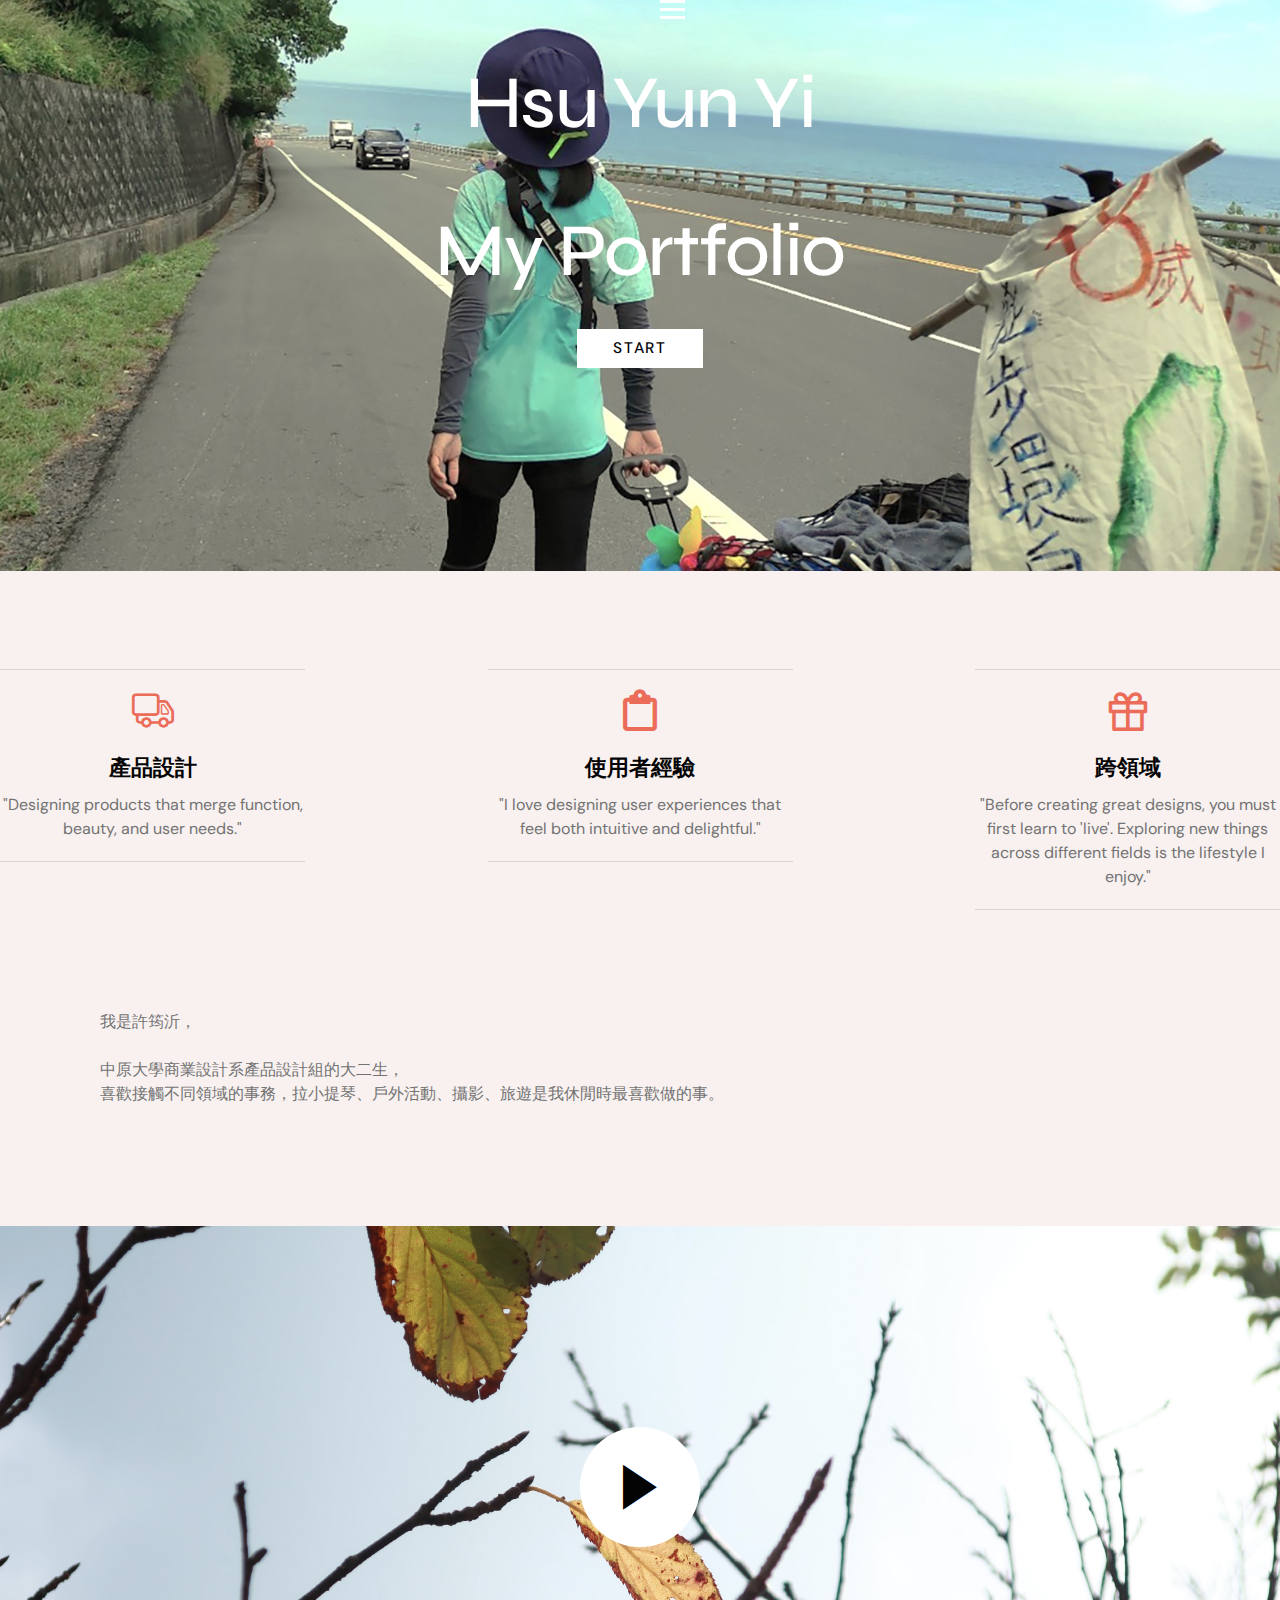
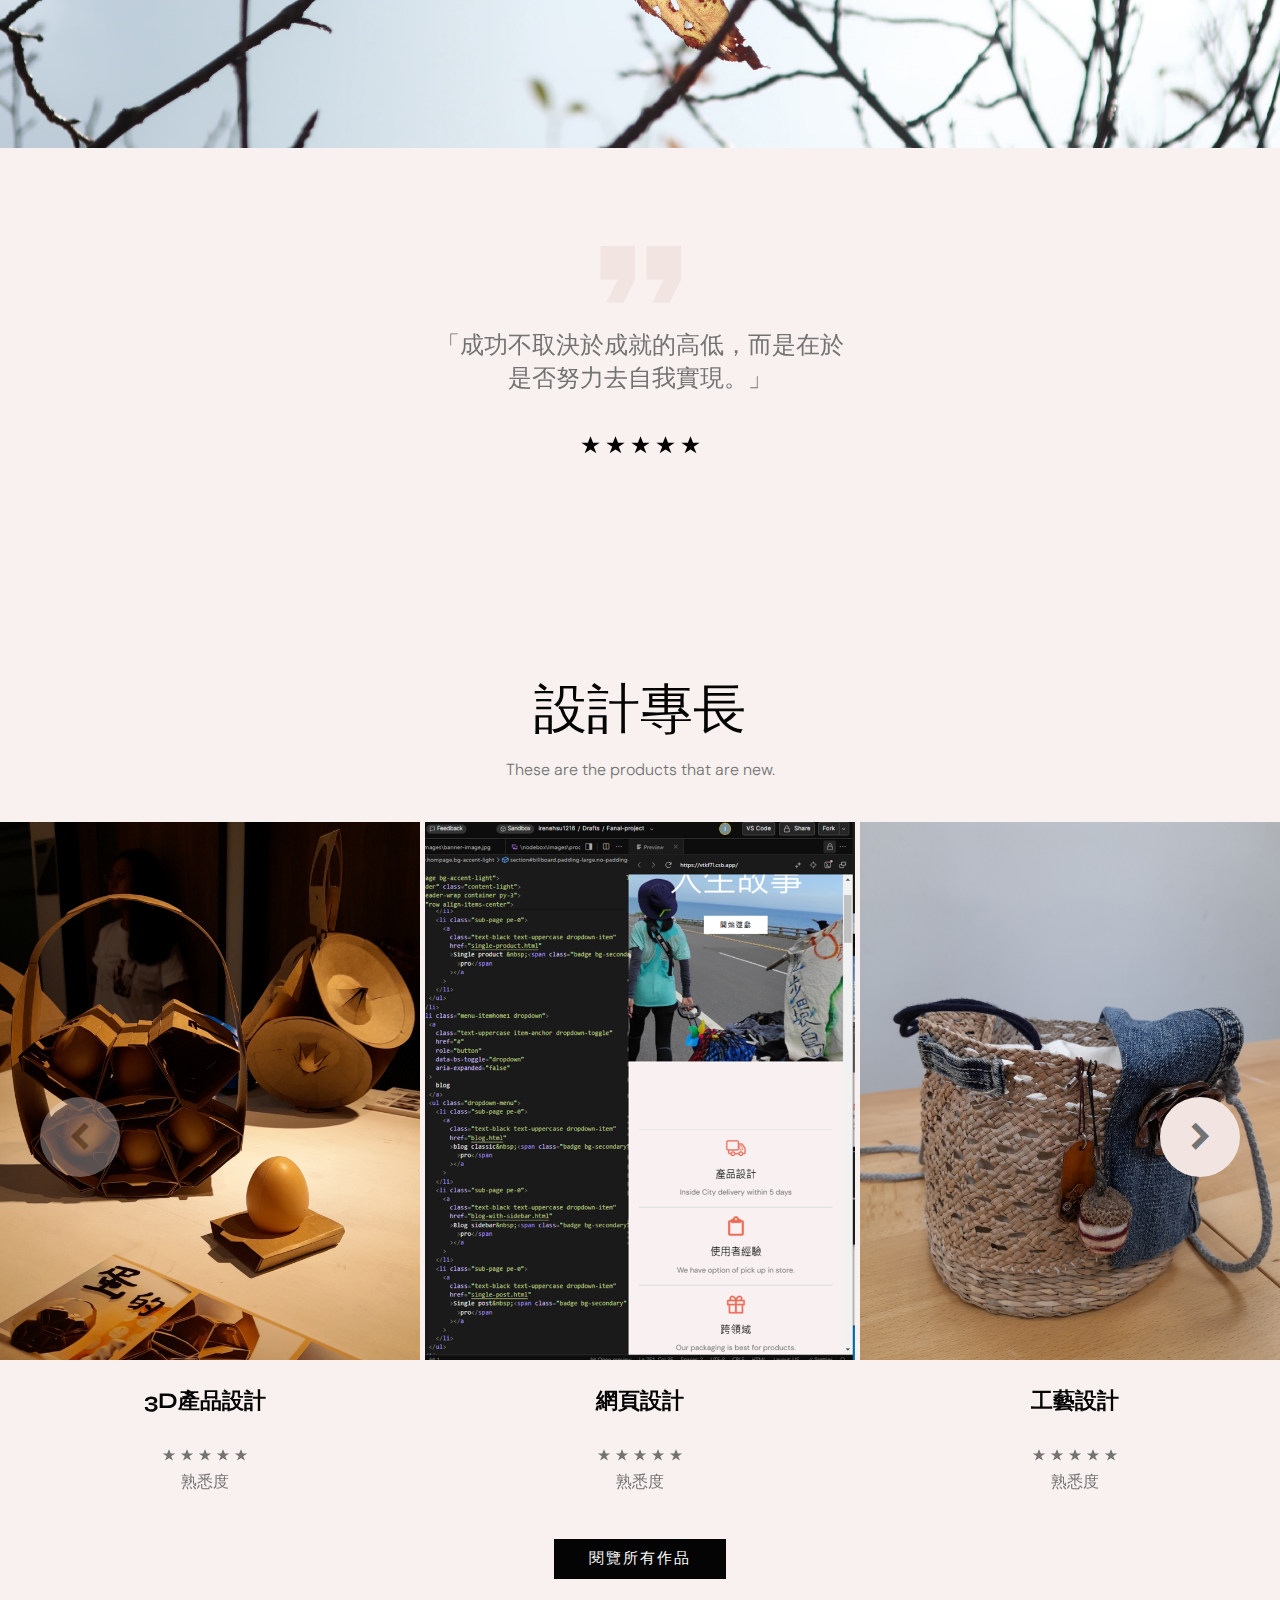
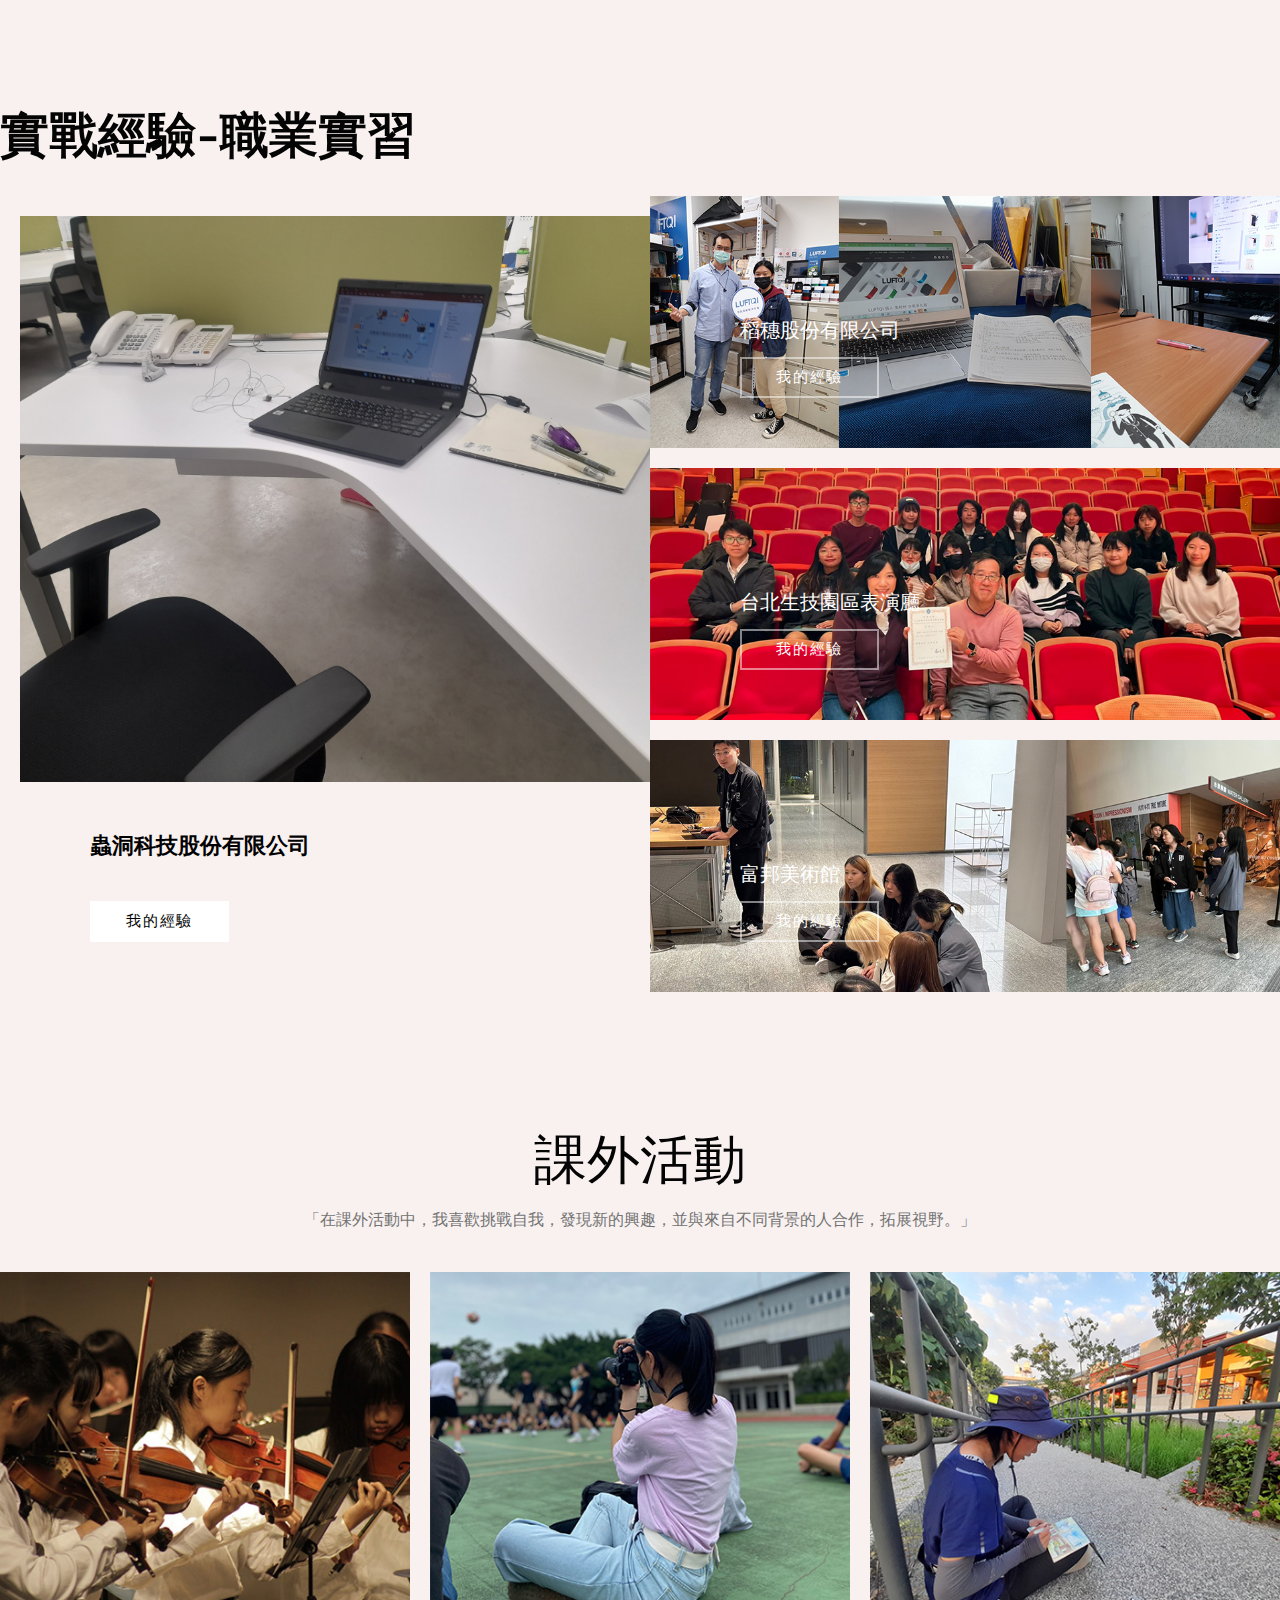
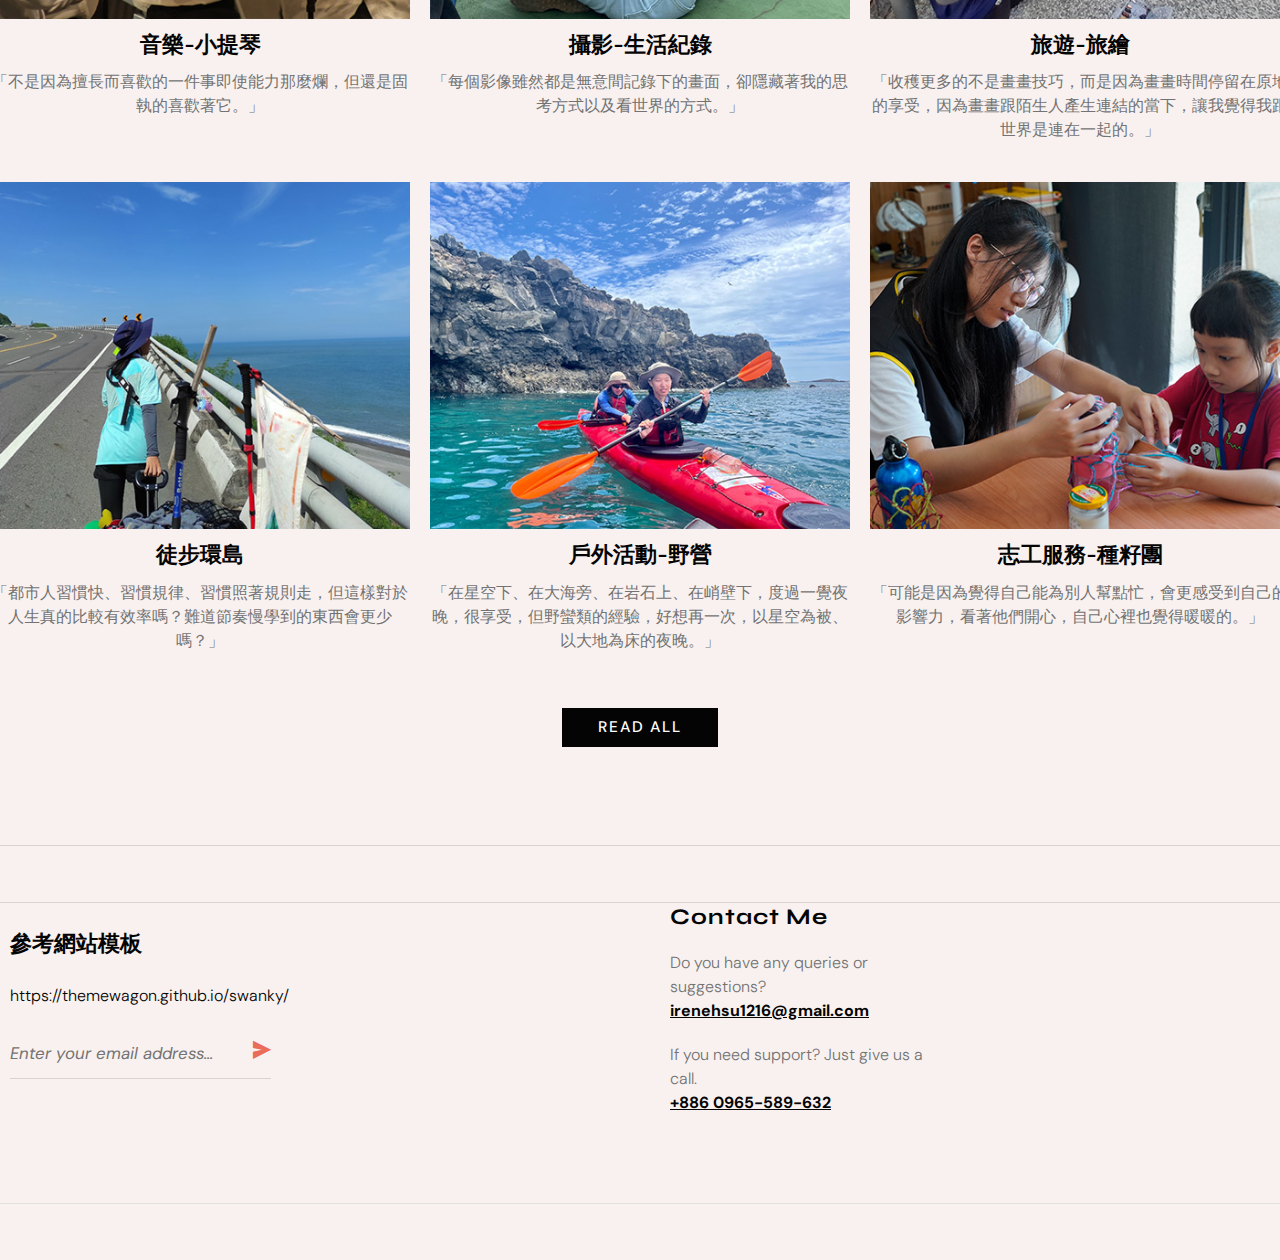
<file: index.html>
<!DOCTYPE html>
<html lang="en">
  <head>
    <title>我的期末網站-中原商設許筠沂</title>
    <meta charset="utf-8" />
    <meta http-equiv="X-UA-Compatible" content="IE=edge" />
    <meta name="viewport" content="width=device-width, initial-scale=1.0" />
    <meta name="format-detection" content="telephone=no" />
    <meta name="apple-mobile-web-app-capable" content="yes" />
    <meta name="author" content="" />
    <meta name="keywords" content="" />
    <meta name="description" content="" />
    <link rel="stylesheet" type="text/css" href="css/normalize.css" />
    <link rel="stylesheet" type="text/css" href="fonts/icomoon.css" />
    <link rel="stylesheet" type="text/css" href="css/vendor.css" />
    <!--Bootstrap ================================================== -->
    <link rel="icon" href="icon.ico" type="images/icon.ico"/>
    <link
      href="https://cdn.jsdelivr.net/npm/bootstrap@5.3.0-alpha3/dist/css/bootstrap.min.css"
      rel="stylesheet"
      integrity="sha384-KK94CHFLLe+nY2dmCWGMq91rCGa5gtU4mk92HdvYe+M/SXH301p5ILy+dN9+nJOZ"
      crossorigin="anonymous"
    />

    <link rel="stylesheet" type="text/css" href="style.css" />
    <link
      rel="stylesheet"
      href="https://cdn.jsdelivr.net/npm/swiper@9/swiper-bundle.min.css"
    />
    <link rel="preconnect" href="https://fonts.googleapis.com" />
    <link rel="preconnect" href="https://fonts.gstatic.com" crossorigin />
    <link
      href="https://fonts.googleapis.com/css2?family=Syne:wght@600;700;800&display=swap"
      rel="stylesheet"
    />
    <link
      href="https://fonts.googleapis.com/css2?family=DM+Sans:wght@400;500;700&family=Syne:wght@600;700;800&display=swap"
      rel="stylesheet"
    />
  </head>

  <body class="hompage bg-accent-light">
    <header id="header" class="content-light">
      <div class="header-wrap container py-3">
        <div class="row align-items-center">
          <div class="primary-nav col-md-5 col-sm-2">
            <nav class="navbar">
              <div class="main-menu">
                <ul class="menu-list list-unstyled d-flex m-0">
                  <li class="menu-itemhome1">
                    <a href="about-us.html" class="text-uppercase item-anchor"
                      >Home</a
                    >
                  </li>
                  <li class="menu-itemhome1">
                    <a href="about-us.html" class="text-uppercase item-anchor"
                      >簡介</a
                    >
                  </li>
                  <li class="menu-itemhome1">
                    <a href="about-us.html" class="text-uppercase item-anchor"
                      >設計專長</a
                    >
                  </li>
                  <li class="menu-itemhome1">
                    <a href="about-us.html" class="text-uppercase item-anchor"
                      >實戰經驗-職業實習</a
                    >
                  </li>
                  <li class="menu-itemhome1">
                    <a href="about-us.html" class="text-uppercase item-anchor"
                      >課外活動</a
                    >
                  </li>
                  <li class="menu-itemhome1">
                    <a href="about-us.html" class="text-uppercase item-anchor"
                      >聯絡資訊</a
                    >
                  </li>
                </ul>
                <div class="hamburger">
                  <span class="bar"></span>
                  <span class="bar"></span>
                  <span class="bar"></span>
                </div>
              </div>
            </nav>
          </div>
        </div>
      </div>
    </header>
    <section
      id="billboard"
      class="padding-large no-padding-top position-relative"
    >
      <div class="image-holder">
        <img src="images/banner-image.jpg" alt="banner" class="banner-image" />
      </div>
      <div class="banner-content content-light style1 text-center col-md-6">
        <h2 class="banner-title">Hsu Yun Yi<br /><br />My Portfolio</h2>
        <div class="btn-center">
          <a href="#" class="btn btn-medium btn-light">Start</a>
        </div>
      </div>
    </section>
    <section id="company-services">
      <div class="container my-5">
        <div class="row">
          <div
            class="icon-box-wrapper d-flex flex-wrap justify-content-between"
          >
            <div class="icon-box text-center col-md-3 col-sm-12">
              <div class="content-box border-top border-bottom">
                <div class="icon-box-icon">
                  <i class="icon icon-shipping"></i>
                </div>
                <div class="icon-content">
                  <h3 class="no-margin">產品設計</h3>
                  <p>"Designing products that merge function, beauty, and user needs."</p>
                </div>
              </div>
            </div>
            <div class="icon-box text-center col-md-3 col-sm-12">
              <div class="content-box border-top border-bottom">
                <div class="icon-box-icon">
                  <i class="icon icon-store"></i>
                </div>
                <div class="icon-content">
                  <h3 class="no-margin">使用者經驗</h3>
                  <p>"I love designing user experiences that feel both intuitive and delightful."</p>
                </div>
              </div>
            </div>
            <div class="icon-box text-center col-md-3 col-sm-12">
              <div class="content-box border-top border-bottom">
                <div class="icon-box-icon">
                  <i class="icon icon-package"></i>
                </div>
                <div class="icon-content">
                  <h3 class="no-margin">跨領域</h3>
                  <p>"Before creating great designs, you must first learn to 'live'.  Exploring new things across different fields is the lifestyle I enjoy."</p>
                </div>
              </div>
            </div>
          </div>
        </div>
      </div>
    </section>

    <div>
      <p class="introduce">
        我是許筠沂，<br /><br />中原大學商業設計系產品設計組的大二生，<br />喜歡接觸不同領域的事務，拉小提琴、戶外活動、攝影、旅遊是我休閒時最喜歡做的事。
      </p>
    </div>
    <section id="videos">
      <div class="video-item position-relative">
        <div class="video-player">
          <img src="images/video-item.jpg" alt="video" class="video-image" />
          <a href="https://youtu.be/Vca4Bwsolnk">
            <i class="icon icon-play"></i>
          </a>
        </div>
      </div>
    </section>
    <section id="testimonials" class="position-relative padding-large">
      <div class="container mt-5">
        <div class="row pt-5">
          <div class="review-content">
            <div class="swiper testimonial-swiper">
              <div class="swiper-wrapper">
                <div
                  class="swiper-slide text-center d-flex justify-content-center"
                >
                  <div class="review-item col-md-8">
                    <i class="icon icon-review"></i>
                    <blockquote>
                      「成功不取決於成就的高低，而是在於是否努力去自我實現。」
                    </blockquote>
                    <div class="rating-star">
                      <i class="icon icon-star"></i>
                      <i class="icon icon-star"></i>
                      <i class="icon icon-star"></i>
                      <i class="icon icon-star"></i>
                      <i class="icon icon-star"></i>
                    </div>
                  </div>
                </div>
              </div>
            </div>
          </div>
        </div>
      </div>
      <div class="swiper-pagination"></div>
    </section>
    <section
      id="new-arrivals"
      class="product-store padding-large position-relative overflow-hidden"
    >
      <div class="container mb-5">
        <div class="section-header text-center">
          <h2 class="section-title">設計專長</h2>
          <p>These are the products that are new.</p>
        </div>
        <div class="row">
          <div class="swiper product-swiper">
            <div class="swiper-wrapper">
              <div class="swiper-slide">
                <div class="product-item position-relative">
                  <div class="image-holder">
                    <img
                      src="images/product-item5.jpg"
                      alt="product-item"
                      class="product-image"
                    />
                  </div>
                  <div class="cart-concern">
                    <div class="cart-button d-flex flex-wrap">
                      <div class="btn-left">
                        <a href="index8.html" class="btn btn-medium btn-light"
                          >了解更多</a
                        >
                      </div>
                    </div>
                  </div>
                  <div class="product-detail text-center">
                    <h3 class="product-title">
                      <h3>3D產品設計</h3>
                    </h3>
                    <div class="rating-star">
                      <i class="icon icon-star"></i>
                      <i class="icon icon-star"></i>
                      <i class="icon icon-star"></i>
                      <i class="icon icon-star"></i>
                      <i class="icon icon-star"></i>
                      <p>熟悉度</p>
                    </div>
                  </div>
                </div>
              </div>
              <div class="swiper-slide">
                <div class="product-item position-relative">
                  <div class="image-holder">
                    <img
                      src="images/product-item6.jpg"
                      alt="product-item"
                      class="product-image"
                    />
                  </div>
                  <div class="cart-concern">
                    <div class="cart-button d-flex flex-wrap">
                      <div class="btn-left">
                        <a href="index2.html" class="btn btn-medium btn-light"
                          >了解更多</a
                        >
                      </div>
                    </div>
                  </div>
                  <div class="product-detail text-center">
                    <h3 class="product-title">
                      <h3>網頁設計</h3>
                    </h3>
                    <div class="rating-star">
                      <i class="icon icon-star"></i>
                      <i class="icon icon-star"></i>
                      <i class="icon icon-star"></i>
                      <i class="icon icon-star"></i>
                      <i class="icon icon-star"></i>
                      <p>熟悉度</p>
                    </div>
                  </div>
                </div>
              </div>
              <div class="swiper-slide">
                <div class="product-item position-relative">
                  <div class="image-holder">
                    <img
                      src="images/product-item7.jpg"
                      alt="product-item"
                      class="product-image"
                    />
                  </div>
                  <div class="cart-concern">
                    <div class="cart-button d-flex flex-wrap">
                      <div class="btn-left">
                        <a href="index8.html" class="btn btn-medium btn-light"
                          >了解更多</a
                        >
                      </div>
                    </div>
                  </div>
                  <div class="product-detail text-center">
                    <h3 class="product-title">
                      <h3>工藝設計</h3>
                    </h3>
                    <div class="rating-star">
                      <i class="icon icon-star"></i>
                      <i class="icon icon-star"></i>
                      <i class="icon icon-star"></i>
                      <i class="icon icon-star"></i>
                      <i class="icon icon-star"></i>
                      <p>熟悉度</p>
                    </div>
                  </div>
                </div>
              </div>
              <div class="swiper-slide">
                <div class="product-item position-relative">
                  <div class="image-holder">
                    <img
                      src="images/product-item8.jpg"
                      alt="product-item"
                      class="product-image"
                    />
                  </div>
                  <div class="cart-concern">
                    <div class="cart-button d-flex flex-wrap">
                      <div class="btn-left">
                        <a href="index8.html" class="btn btn-medium btn-light"
                          >了解更多</a
                        >
                      </div>
                      <button type="button" class="btn btn-light wishlist-btn">
                        <i class="icon icon-like"></i>
                    </div>
                  </div>
                  <div class="product-detail text-center">
                    <h3 class="product-title">
                      <h3>使用者研究(心理學)</h3>
                    </h3>
                    <div class="rating-star">
                      <i class="icon icon-star"></i>
                      <i class="icon icon-star"></i>
                      <i class="icon icon-star"></i>
                      <i class="icon icon-star"></i>
                      <i class="icon icon-star"></i>
                      <p>熟悉度</p>
                    </div>
                  </div>
                </div>
              </div>
            </div>
          </div>
          <div class="swiper-button swiper-button-next"></div>
          <div class="swiper-button swiper-button-prev"></div>
          <div class="btn-center">
            <a href="index8.html" class="btn btn-medium btn-black">閱覽所有作品</a>
          </div>
        </div>
      </div>
      <div class="swiper-pagination1"></div>
    </section>
    <div><h1>實戰經驗-職業實習<h1></div>
    <section id="categories" class="overflow-hidden">
      <div class="full-width-container d-flex flex-wrap">
        <div
          class="category-item left-block col-md-6 col-sm-12 no-padding-left position-relative"
        >
          <div class="image-holder">
            <img src="images/category-item1.jpg" style="margin: 20px;"="fashion" />
          </div>
          <div class="category-content content-light">
            <h3 style="color: black;">蟲洞科技股份有限公司</h3>
            <div class="btn-left">
              <a href="#" class="btn btn-medium btn-light">我的經驗</a>
            </div>
          </div>
        </div>
        <div class="right-block col-md-6 col-sm-12 no-padding-right">
          <div class="category-item top-block position-relative">
            <div class="image-holder">
              <img src="images/category-item2.jpg" alt="fashion" />
            </div>
            <div class="category-content content-light">
              <h3 class="category-title">稻穗股份有限公司</h3>
              <div class="btn-left">
                <a href="#" class="btn btn-medium btn-outline-light"
                  >我的經驗</a
                >
              </div>
            </div>
          </div>
          <div class="category-item bottom-block position-relative">
            <div class="image-holder">
              <img src="images/category-item3.jpg" alt="fashion" />
            </div>
            <div class="category-content content-light">
              <h3 class="category-title">台北生技園區表演廳</h3>
              <div class="btn-left">
                <a href="#" class="btn btn-medium btn-outline-light"
                  >我的經驗</a
                >
              </div>
            </div>
          </div>
          <div class="category-item bottom-block position-relative">
            <div class="image-holder">
              <img src="images/category-item4.jpg" alt="fashion" />
            </div>
            <div class="category-content content-light">
              <h3 class="category-title">富邦美術館</h3>
              <div class="btn-left">
                <a href="#" class="btn btn-medium btn-outline-light"
                  >我的經驗</a
                >
              </div>
            </div>
          </div>
        </div>
      </div>

    </section>
    <section id="latest-blog" class="padding-large overflow-hidden">
      <div class="container">
        <div class="row">
          <div class="section-header text-center">
            <h2 class="section-title">課外活動</h2>
            <p>「在課外活動中，我喜歡挑戰自我，發現新的興趣，並與來自不同背景的人合作，拓展視野。」</p>
          </div>
          <div class="row d-flex flex-wrap">
            <article class="col-md-4 post-item">
              <div class="image-holder">
                <a href="single-post.html">
                  <img
                    src="images/post-item1.jpg"
                    alt="post"
                    class="post-image"
                  />
                </a>
              </div>
              <div class="post-content">
                <div class="post-header text-center">
                  <h3 class="post-title">
                    <a href="single-post.html"
                      >音樂-小提琴</a
                    >
                  </h3>
                  <p>「不是因為擅長而喜歡的一件事即使能力那麼爛，但還是固執的喜歡著它。」</p>
                </div>
              </div>
            </article>
            <article class="col-md-4 post-item">
              <div class="image-holder">
                <a href="single-post.html">
                  <img
                    src="images/post-item2.jpg"
                    alt="post"
                    class="post-image"
                  />
                </a>
              </div>
              <div class="post-content">
                <div class="post-header text-center">
                  <h3 class="post-title">
                    <a href="single-post.html"
                      >攝影-生活紀錄</a
                    >
                  </h3>
                  <p>「每個影像雖然都是無意間記錄下的畫面，卻隱藏著我的思考方式以及看世界的方式。」</p>
                </div>
              </div>
            </article>
            <article class="col-md-4 post-item">
              <div class="image-holder">
                <a href="single-post.html">
                  <img
                    src="images/post-item3.jpg"
                    alt="post"
                    class="post-image"
                  />
                </a>
              </div>
              <div class="post-content">
                <div class="post-header text-center">
                  <h3 class="post-title">
                    <a href="index6.html">旅遊-旅繪</a>
                  </h3>
                  <p>「收穫更多的不是畫畫技巧，而是因為畫畫時間停留在原地的享受，因為畫畫跟陌生人產生連結的當下，讓我覺得我跟世界是連在一起的。」</p>
                </div>
              </div>
            </article>
            <article class="col-md-4 post-item">
              <div class="image-holder">
                <a href="single-post.html">
                  <img
                    src="images/post-item4.jpg"
                    alt="post"
                    class="post-image"
                  />
                </a>
              </div>
              <div class="post-content">
                <div class="post-header text-center">
                  <h3 class="post-title">
                    <a href="index2.html">徒步環島</a>
                  </h3>
                  <p>「都市人習慣快、習慣規律、習慣照著規則走，但這樣對於人生真的比較有效率嗎？難道節奏慢學到的東西會更少嗎？」</p>
                </div>
              </div>
            </article>
            <article class="col-md-4 post-item">
              <div class="image-holder">
                <a href="https://drive.google.com/drive/folders/1WmRq2AsEFutSCqlJzG08W2jMmSrUnAzS?usp=sharing">
                  <img
                    src="images/post-item5.jpg"
                    alt="post"
                    class="post-image"
                  />
                </a>
              </div>
              <div class="post-content">
                <div class="post-header text-center">
                  <h3 class="post-title">
                    <a href="single-post.html">戶外活動-野營</a>
                  </h3>
                  <p>「在星空下、在大海旁、在岩石上、在峭壁下，度過一覺夜晚，很享受，但野蠻類的經驗，好想再一次，以星空為被、以大地為床的夜晚。」</p>
                </div>
              </div>
            </article>
            <article class="col-md-4 post-item">
              <div class="image-holder">
                <a href="single-post.html">
                  <img
                    src="images/post-item6.jpg"
                    alt="post"
                    class="post-image"
                  />
                </a>
              </div>
              <div class="post-content">
                <div class="post-header text-center">
                  <h3 class="post-title">
                    <a href="single-post.html">志工服務-種籽團</a>
                  </h3>
                  <p>「可能是因為覺得自己能為別人幫點忙，會更感受到自己的影響力，看著他們開心，自己心裡也覺得暖暖的。」</p>
                </div>
              </div>
            </article>
          </div>
          <div class="btn-center">
            <a href="#" class="btn btn-medium btn-black">Read All</a>
          </div>
        </div>
      </div>
    </section>
    <section
      id="brand-collection"
      class="padding-small border-top border-bottom overflow-hidden my-5"
    >
    </section>
    <footer id="footer" class="overflow-hidden">
      <div class="container mt-5">
        <div class="row">
          <div class="footer-top-area">
            <div class="row d-flex flex-wrap justify-content-between">
              <div class="col-lg-3 col-sm-6">
                <div class="footer-menu menu-001">
                  <h3>參考網站模板</h3>
                  <p>
                    <a href="https://themewagon.github.io/swanky/">https://themewagon.github.io/swanky/</a>
                  </p>
                  <div
                    class="newsletter-button d-flex flex-wrap align-items-center justify-content-between border-bottom widget-menu"
                  >
                    <input
                      type="text"
                      name="Subscribe"
                      placeholder="Enter your email address..."
                    />
                    <a href="#">
                      <i class="icon icon-send"></i>
                    </a>
                  </div>
                </div>
              </div>
              <div class="col-lg-3 col-sm-6">
                <div class="footer-menu contact-item menu-004">
                  <h5 class="widget-title">Contact Me</h5>
                  <p>
                    Do you have any queries or suggestions?
                    <a href="mailto:">irenehsu1216@gmail.com</a>
                  </p>
                  <p>
                    If you need support? Just give us a call.
                    <a href="">+886 0965-589-632</a>
                  </p>
                </div>
              </div>
            </div>
          </div>
        </div>
      </div>
      <hr />
    </footer>

    <!-- script ================================================== -->
    <script src="js/jquery-1.11.0.min.js"></script>
    <script src="js/plugins.js"></script>
    <script src="js/script.js"></script>

    <!-- Bootstarp script ================================================== -->
    <script
      src="https://cdn.jsdelivr.net/npm/bootstrap@5.3.0-alpha3/dist/js/bootstrap.bundle.min.js"
      integrity="sha384-ENjdO4Dr2bkBIFxQpeoTz1HIcje39Wm4jDKdf19U8gI4ddQ3GYNS7NTKfAdVQSZe"
      crossorigin="anonymous"
    ></script>

    <!-- <script src="https://code.jquery.com/jquery-3.5.1.slim.min.js" integrity="sha384-DfXdz2htPH0lsSSs5nCTpuj/zy4C+OGpamoFVy38MVBnE+IbbVYUew+OrCXaRkfj" crossorigin="anonymous"></script> -->
    <!-- <script src="https://cdn.jsdelivr.net/npm/bootstrap@4.5.3/dist/js/bootstrap.bundle.min.js" integrity="sha384-ho+j7jyWK8fNQe+A12Hb8AhRq26LrZ/JpcUGGOn+Y7RsweNrtN/tE3MoK7ZeZDyx" crossorigin="anonymous"></script> -->

    <script src="https://cdn.jsdelivr.net/npm/swiper/swiper-bundle.min.js"></script>
  </body>
</html>
</file>
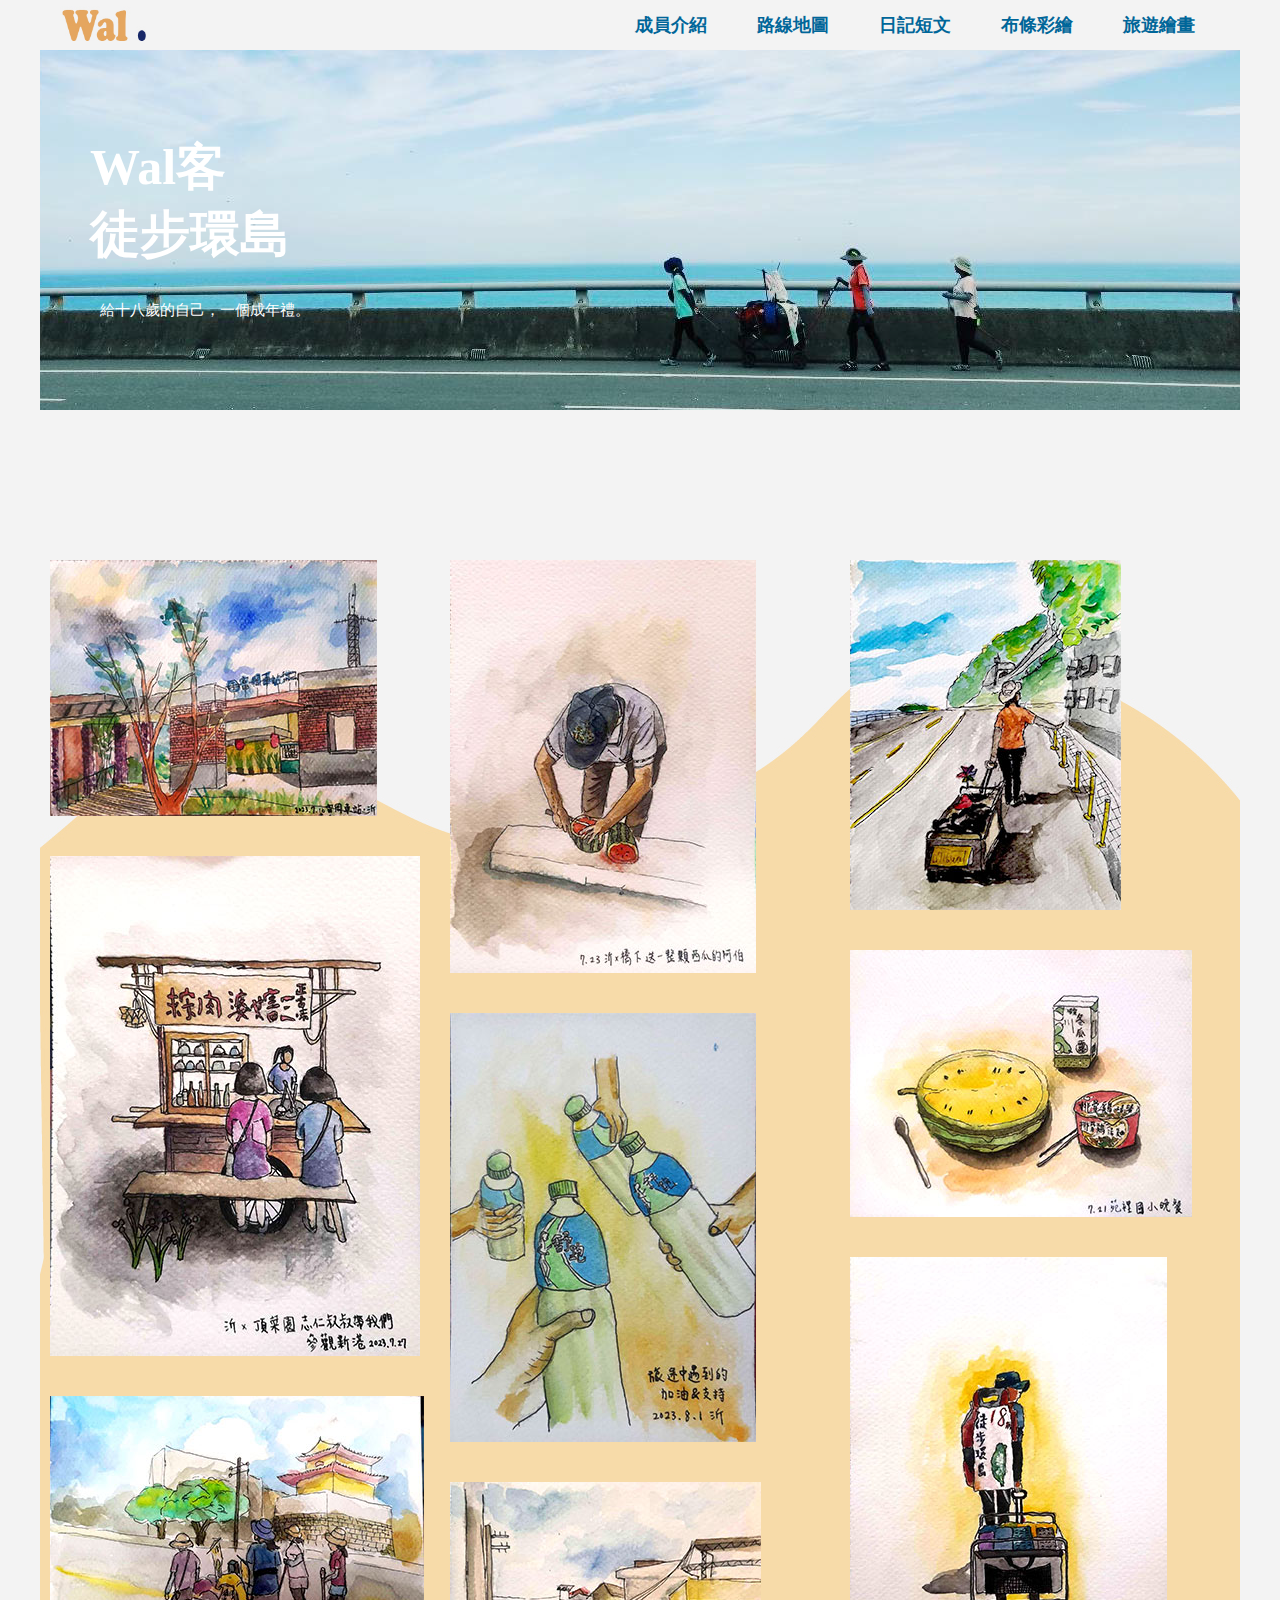
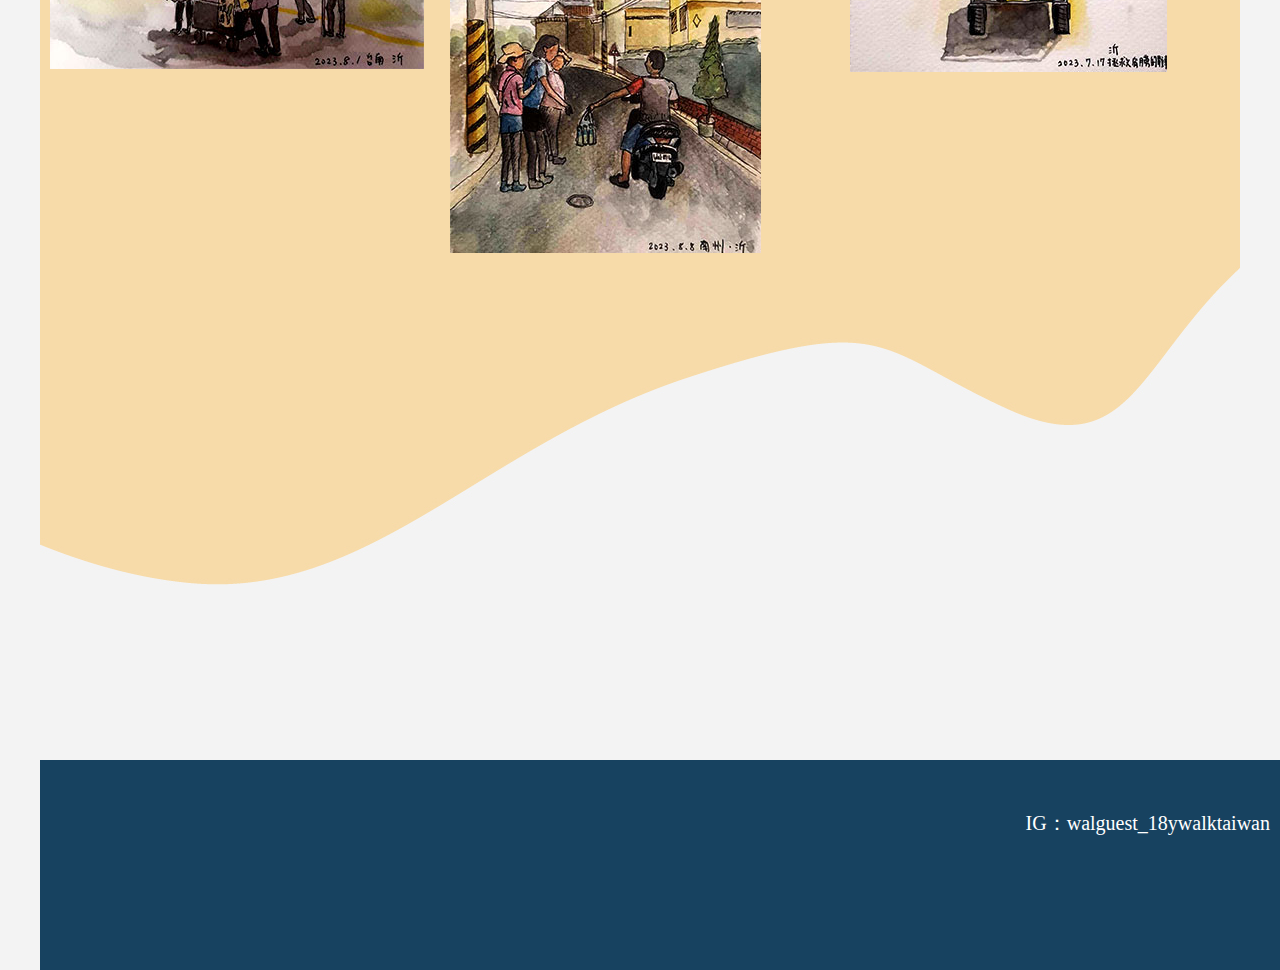
<file: index1.html>
<!DOCTYPE html>
<html>
  <head>
    <meta charset="utf-8" />
    <title>首頁</title>

    <style>
      body {
        margin: 0;
        background-image: url("image/img01.jpg");
      }

      #container {
        width: 1200px;
        margin: 0 auto;
      }

      #menu {
        background-image: url("image/img01.jpg");
        height: 50px;
        display: flex;
        align-items: center; /* 垂直置中對齊 */
        justify-content: space-between; /* LOGO 和選單兩側對齊 */
        padding: 0 20px; /* 增加內邊距 */
      }

      #menu .logo {
        height: 45px;
      }

      #menu ul {
        display: flex; /* 水平排列選單 */
        list-style: none;
        margin: 0;
        padding: 0;
      }

      #menu ul li {
        margin: 0 10px;
      }

      #menu ul li a {
        color: #069;
        text-decoration: none;
        font-family: "微軟正黑體";
        font-size: 18px;
        font-weight: bolder;
        padding: 11px 15px;
      }

      #menu ul li a:hover {
        color: #e5a65f;
      }

      #banner {
        background-image: url("image/img02.png");
        background-repeat: repeat-x;
        height: 360px;
        width: 100%;
      }

      .title {
        float: left;
        width: 400px;
        padding: 50px 0 0 50px;
      }

      .title01 {
        font-family: "微軟正黑體";
        color: #fff;
        font-size: 50px;
        font-weight: bolder;
      }

      .title02 {
        font-family: "微軟正黑體";
        color: #fff;
        padding-left: 10px;
        font-size: 15px;
      }

      #main {
        background-image: url("image/img07.jpg");
        background-repeat: repeat-x;
      }

      #sentense {
        background-image: url("image/traveldraw-bg.jpg");
        height: 1950px;
      }

      .footer {
        width: 100%;
        height: 150px;
        color: #fff;
        background-color: #174260;
        text-align: right;
        font-family: "微軟正黑體";
        padding: 30px;
        font-size: 20px;
      }

      .traveldraw {
        width: 380px;
        padding: 150px 10px 10px 10px;
        float: left;
      }
      .traveldraw1 {
        width: 380px;
        padding: 150px 10px 10px 10px;
        float: right;
      }
    </style>
  </head>
  <body>
    <div id="container">
      <header>
        <nav id="menu">
          <!-- LOGO 放在左上角 -->
          <a href="index2.html">
            <img src="image/logo-08.jpg" alt="Logo" class="logo"
          /></a>
          <ul>
            <li><a href="index3.html">成員介紹</a></li>
            <li><a href="index4.html">路線地圖</a></li>
            <li><a href="index7.html">日記短文</a></li>
            <li><a href="index5.html">布條彩繪</a></li>
            <li><a href="index6.html">旅遊繪畫</a></li>
          </ul>
        </nav>
        <div id="banner">
          <div class="title">
            <h1 class="title01">Wal客<br />徒步環島</h1>
            <p class="title02">給十八歲的自己，一個成年禮。</p>
          </div>
        </div>
      </header>
      <main id="main">
        <div id="sentense">
          <section>
            <div class="traveldraw">
              <img src="image/185129_0.jpg" alt="圖片1" /><br /><br /><br />
              <img src="image/185127_0.jpg" alt="圖片2" /><br /><br /><br />
              <img src="image/185122_0.jpg" width="374" height="273" alt="" />
            </div>

            <div class="traveldraw">
              <img src="image/185125_0.jpg" width="306" height="413" alt="" />
              <br /><br /><br />
              <img src="image/185124_0.jpg" width="306" height="429" alt="" />
              <br /><br /><br />
              <img src="image/185121_0.jpg" width="311" height="371" alt="" />
            </div>

            <div class="traveldraw1">
              <img src="image/185120_0.jpg" width="271" height="350" alt="" />
              <br /><br /><br />
              <img
                src="image/185128_0.jpg"
                width="342"
                height="267"
                alt=""
              /><br /><br /><br />
              <img src="image/185123_0.jpg" width="317" height="415" alt="" />
            </div>
          </section>
        </div>
      </main>
      <footer>
        <div class="footer">
          <p>IG：walguest_18ywalktaiwan</p>
        </div>
      </footer>
    </div>
  </body>
</html>
</file>
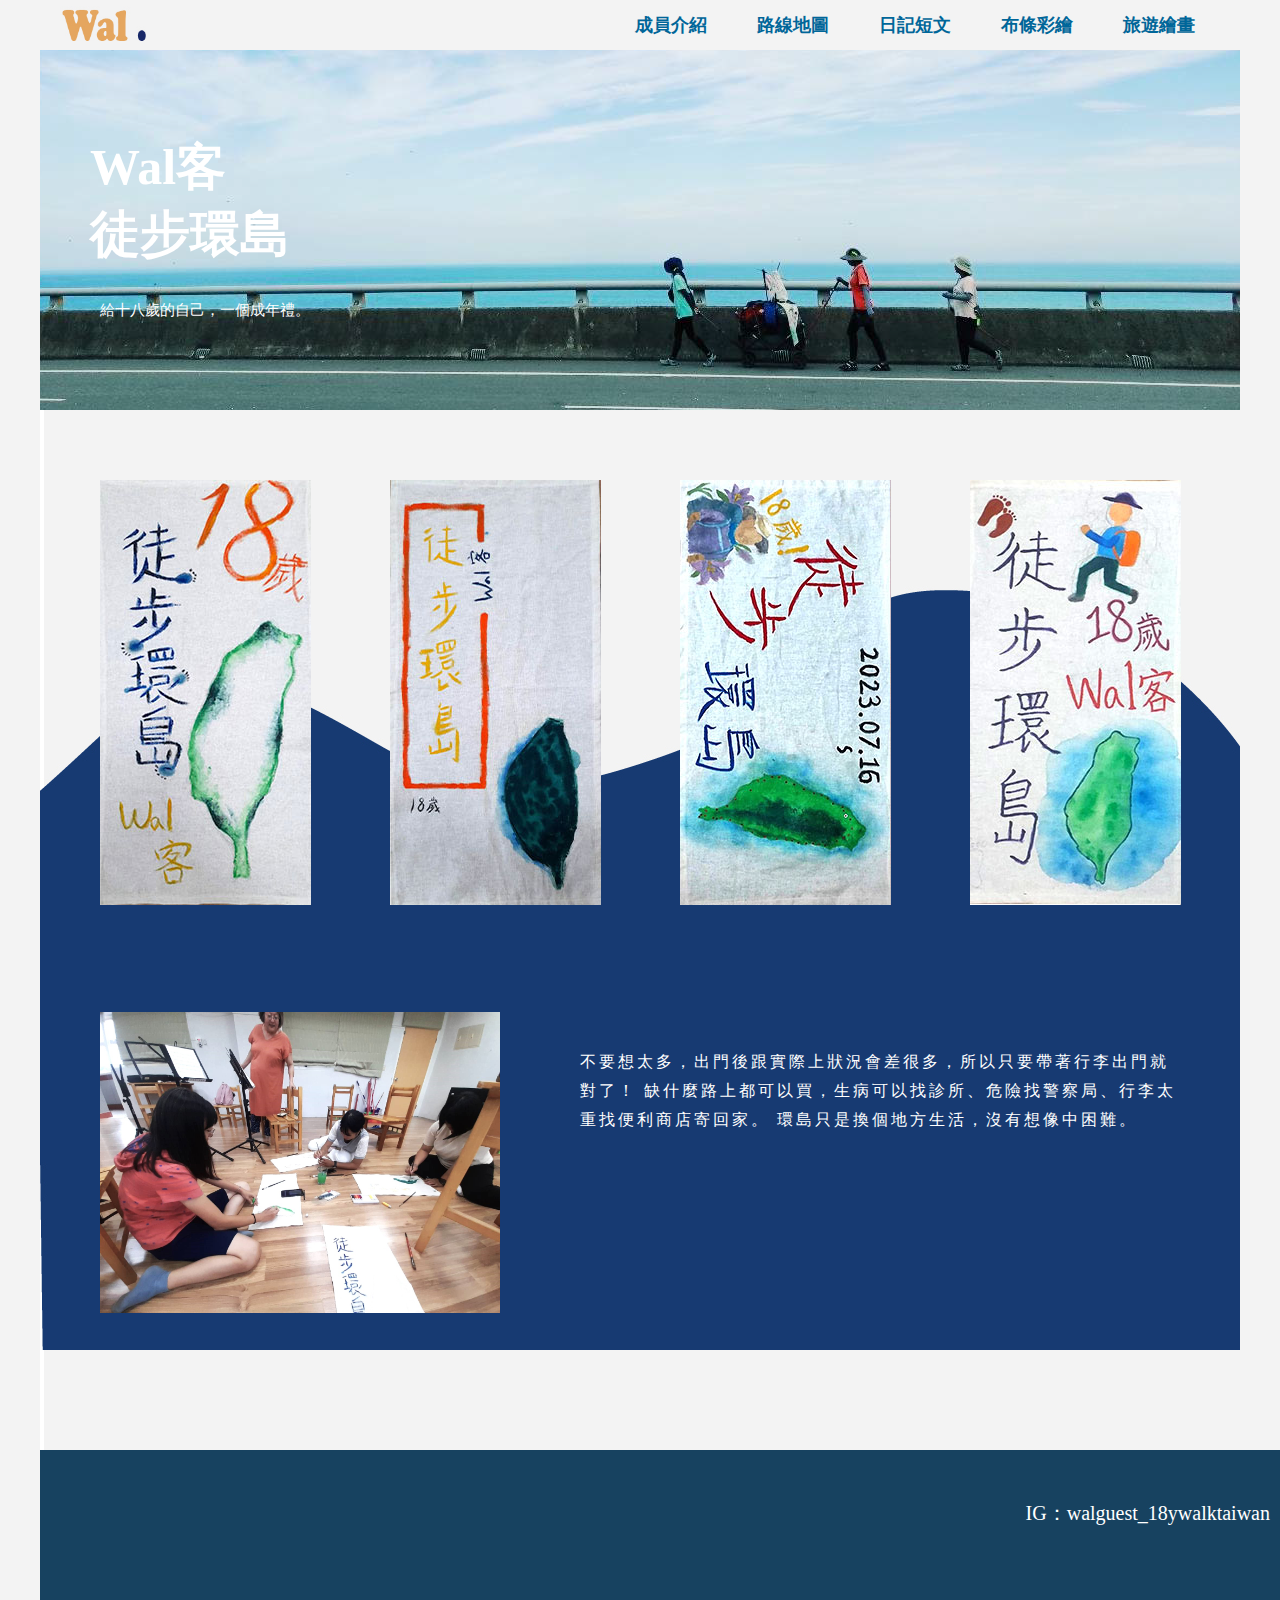
<file: index5.html>
<!DOCTYPE html>
<html>
  <head>
    <meta charset="utf-8" />
    <title>徒步環島彩繪布條</title>

    <style>
      body {
        margin: 0;
        background-image: url("image/img01.jpg");
      }

      #container {
        width: 1200px;
        margin: 0 auto;
      }

      #menu {
        background-image: url("image/img01.jpg");
        height: 50px;
        display: flex;
        align-items: center;
        justify-content: space-between;
        padding: 0 20px;
      }

      #menu .logo {
        height: 45px;
      }

      #menu ul {
        display: flex;
        list-style: none;
        margin: 0;
        padding: 0;
      }

      #menu ul li {
        margin: 0 10px;
      }

      #menu ul li a {
        color: #069;
        text-decoration: none;
        font-family: "微軟正黑體";
        font-size: 18px;
        font-weight: bolder;
        padding: 11px 15px;
      }

      #menu ul li a:hover {
        color: #e5a65f;
      }

      #banner {
        background-image: url("image/img02.png");
        background-repeat: repeat-x;
        height: 360px;
      }

      .title {
        float: left;
        width: 400px;
        padding: 50px 0 0 50px;
      }

      .title01 {
        font-family: "微軟正黑體";
        color: #fff;
        font-size: 50px;
        font-weight: bolder;
      }

      .title02 {
        font-family: "微軟正黑體";
        color: #fff;
        padding-left: 10px;
        font-size: 15px;
      }

      #main {
        background-image: url("image/img07.jpg");
        background-repeat: repeat-x;
      }

      #sentense {
        background-image: url("image/drawing-bg.jpg");
        height: 940px;
        display: flex;
        flex-wrap: wrap;
        justify-content: space-around;
        padding: 50px 20px;
      }

      .drawing {
        padding: 20px;
      }

      .drawing img {
        width: 211px;
        height: 425px;
      }

      .drawing2 img {
        width: 400px;
      }

      .drawing3 {
        margin-top: 20px;
        font-family: "微軟正黑體";
        color: #fff;
        letter-spacing: 3px;
        line-height: 1.8;
        max-width: 600px;
      }

      .footer {
        width: 100%;
        height: 150px;
        color: #fff;
        background-color: #174260;
        text-align: right;
        padding: 30px;
        font-family: "微軟正黑體";
        font-size: 20px;
      }
    </style>
  </head>
  <body>
    <div id="container">
      <header>
        <nav id="menu">
          <!-- LOGO 放在左上角 -->
          <a href="index2.html">
            <img src="image/logo-08.jpg" alt="Logo" class="logo"
          /></a>
          <ul>
            <li><a href="index3.html">成員介紹</a></li>
            <li><a href="index4.html">路線地圖</a></li>
            <li><a href="index7.html">日記短文</a></li>
            <li><a href="index5.html">布條彩繪</a></li>
            <li><a href="index6.html">旅遊繪畫</a></li>
          </ul>
        </nav>
        <div id="banner">
          <div class="title">
            <h1 class="title01">Wal客<br />徒步環島</h1>
            <p class="title02">給十八歲的自己，一個成年禮。</p>
          </div>
        </div>
      </header>
      <main id="main">
        <div id="sentense">
          <div class="drawing">
            <img src="image/img16.jpg" alt="圖片1" />
          </div>
          <div class="drawing">
            <img src="image/img15.jpg" alt="圖片2" />
          </div>
          <div class="drawing">
            <img src="image/img12.jpg" alt="圖片3" />
          </div>
          <div class="drawing">
            <img src="image/img14.jpg" alt="圖片4" />
          </div>
          <div class="drawing2">
            <img src="image/img13.jpg" alt="圖片5" />
          </div>
          <div class="drawing3">
            <p>
              不要想太多，出門後跟實際上狀況會差很多，所以只要帶著行李出門就對了！
              缺什麼路上都可以買，生病可以找診所、危險找警察局、行李太重找便利商店寄回家。
              環島只是換個地方生活，沒有想像中困難。
            </p>
          </div>
        </div>
      </main>
      <footer>
        <div class="footer">
          <p>IG：walguest_18ywalktaiwan</p>
        </div>
      </footer>
    </div>
  </body>
</html>
</file>
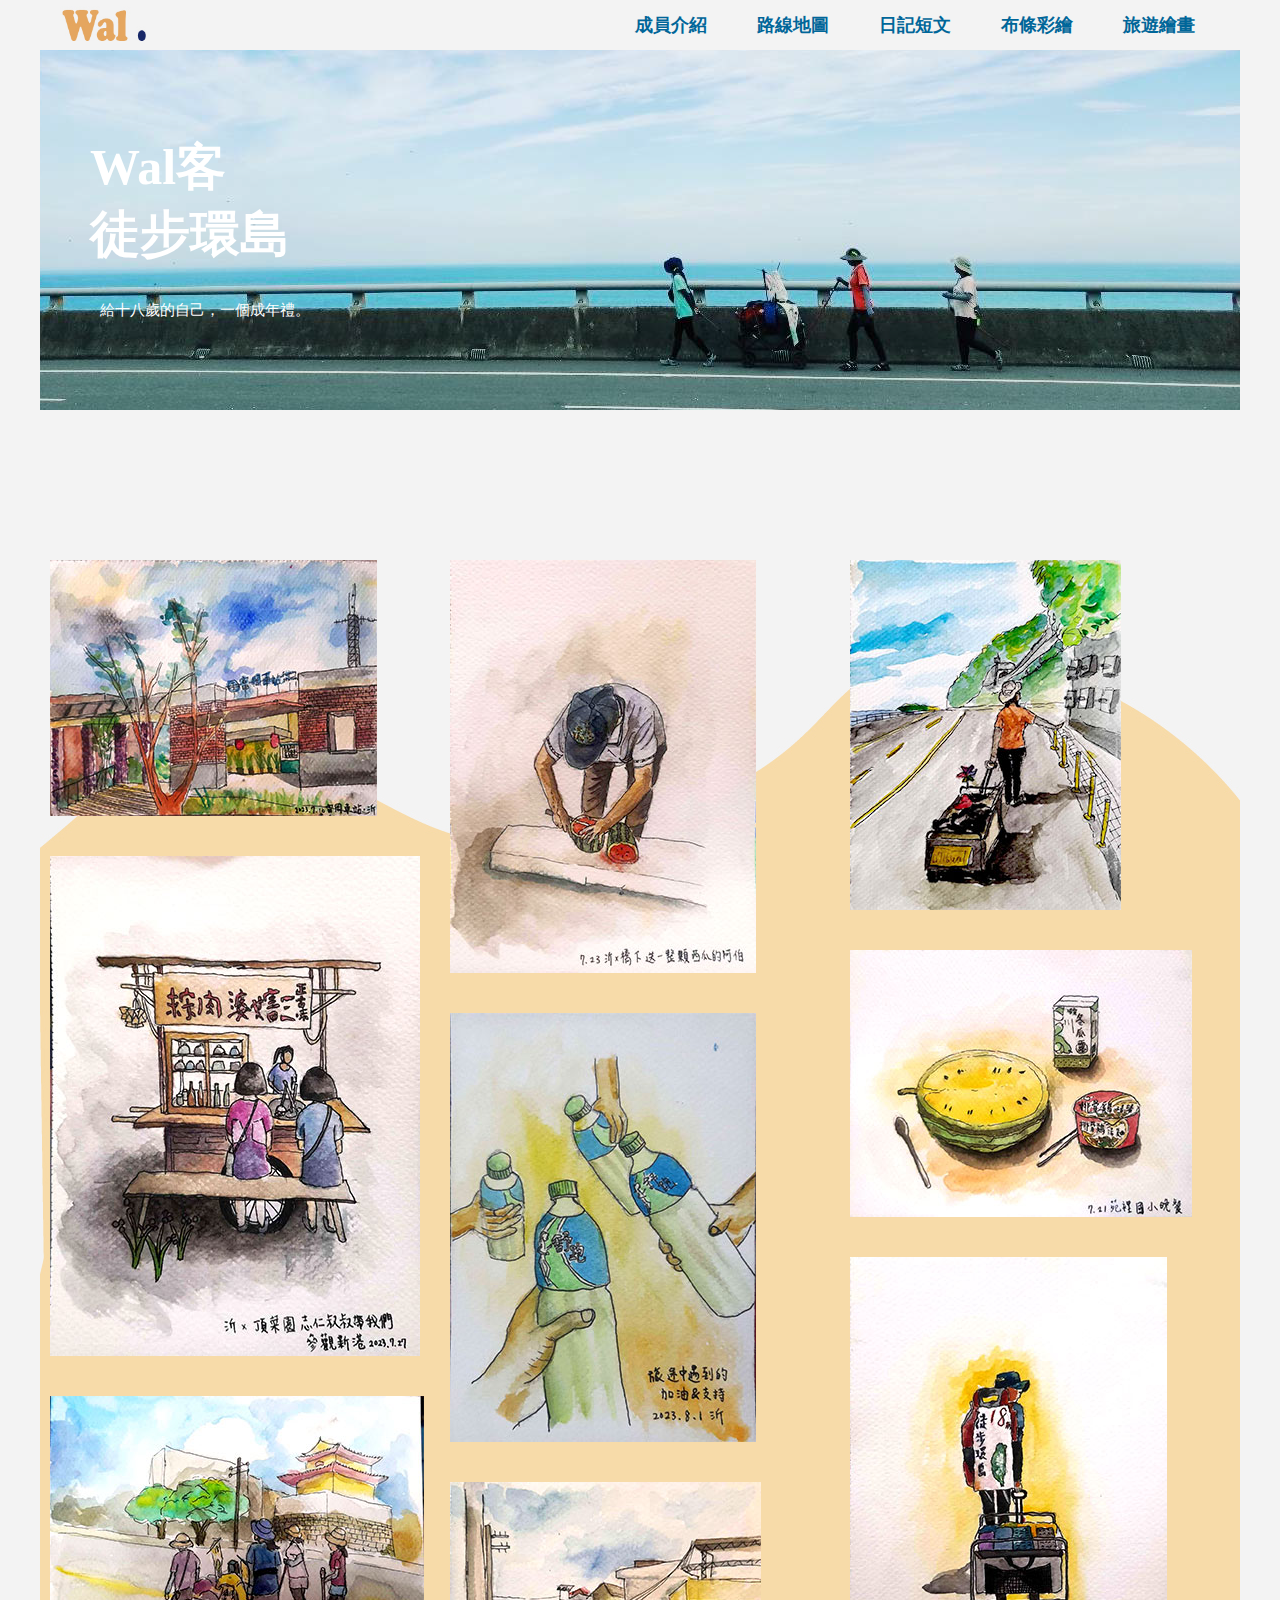
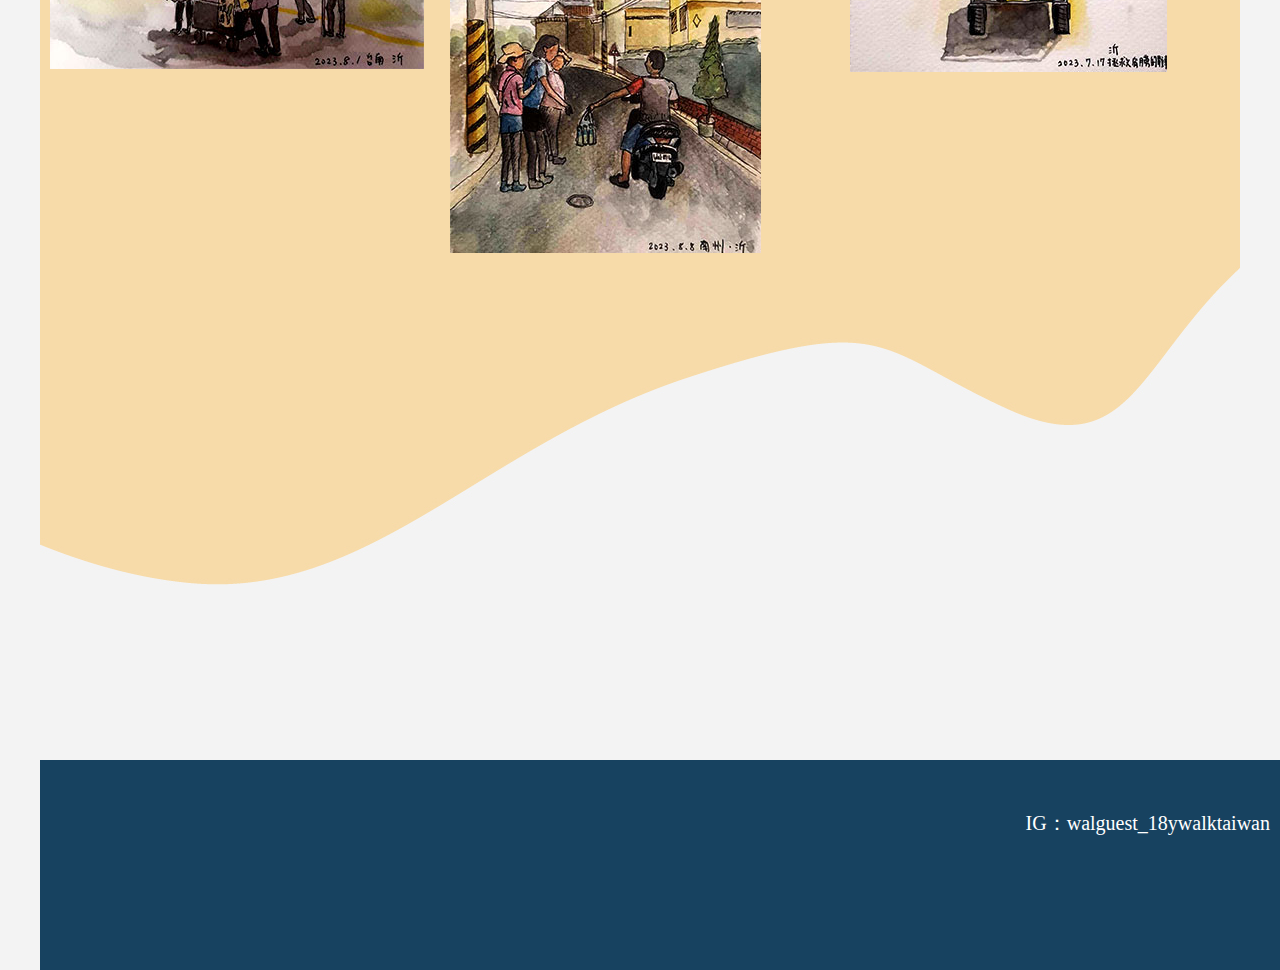
<file: index6.html>
<!DOCTYPE html>
<html>
  <head>
    <meta charset="utf-8" />
    <title>徒步環島旅遊繪畫</title>

    <style>
      body {
        margin: 0;
        background-image: url("image/img01.jpg");
      }

      #container {
        width: 1200px;
        margin: 0 auto;
      }

      #menu {
        background-image: url("image/img01.jpg");
        height: 50px;
        display: flex;
        align-items: center; /* 垂直置中對齊 */
        justify-content: space-between; /* LOGO 和選單兩側對齊 */
        padding: 0 20px; /* 增加內邊距 */
      }

      #menu .logo {
        height: 45px;
      }

      #menu ul {
        display: flex; /* 水平排列選單 */
        list-style: none;
        margin: 0;
        padding: 0;
      }

      #menu ul li {
        margin: 0 10px;
      }

      #menu ul li a {
        color: #069;
        text-decoration: none;
        font-family: "微軟正黑體";
        font-size: 18px;
        font-weight: bolder;
        padding: 11px 15px;
      }

      #menu ul li a:hover {
        color: #e5a65f;
      }

      #banner {
        background-image: url("image/img02.png");
        background-repeat: repeat-x;
        height: 360px;
        width: 100%;
      }

      .title {
        float: left;
        width: 400px;
        padding: 50px 0 0 50px;
      }

      .title01 {
        font-family: "微軟正黑體";
        color: #fff;
        font-size: 50px;
        font-weight: bolder;
      }

      .title02 {
        font-family: "微軟正黑體";
        color: #fff;
        padding-left: 10px;
        font-size: 15px;
      }

      #main {
        background-image: url("image/img07.jpg");
        background-repeat: repeat-x;
      }

      #sentense {
        background-image: url("image/traveldraw-bg.jpg");
        height: 1950px;
      }

      .footer {
        width: 100%;
        height: 150px;
        color: #fff;
        background-color: #174260;
        text-align: right;
        font-family: "微軟正黑體";
        padding: 30px;
        font-size: 20px;
      }

      .traveldraw {
        width: 380px;
        padding: 150px 10px 10px 10px;
        float: left;
      }
      .traveldraw1 {
        width: 380px;
        padding: 150px 10px 10px 10px;
        float: right;
      }
    </style>
  </head>
  <body>
    <div id="container">
      <header>
        <nav id="menu">
          <!-- LOGO 放在左上角 -->
          <a href="index2.html">
            <img src="image/logo-08.jpg" alt="Logo" class="logo"
          /></a>
          <ul>
            <li><a href="index3.html">成員介紹</a></li>
            <li><a href="index4.html">路線地圖</a></li>
            <li><a href="index7.html">日記短文</a></li>
            <li><a href="index5.html">布條彩繪</a></li>
            <li><a href="index6.html">旅遊繪畫</a></li>
          </ul>
        </nav>
        <div id="banner">
          <div class="title">
            <h1 class="title01">Wal客<br />徒步環島</h1>
            <p class="title02">給十八歲的自己，一個成年禮。</p>
          </div>
        </div>
      </header>
      <main id="main">
        <div id="sentense">
          <section>
            <div class="traveldraw">
              <img src="image/185129_0.jpg" alt="圖片1" /><br /><br /><br />
              <img src="image/185127_0.jpg" alt="圖片2" /><br /><br /><br />
              <img src="image/185122_0.jpg" width="374" height="273" alt="" />
            </div>

            <div class="traveldraw">
              <img src="image/185125_0.jpg" width="306" height="413" alt="" />
              <br /><br /><br />
              <img src="image/185124_0.jpg" width="306" height="429" alt="" />
              <br /><br /><br />
              <img src="image/185121_0.jpg" width="311" height="371" alt="" />
            </div>

            <div class="traveldraw1">
              <img src="image/185120_0.jpg" width="271" height="350" alt="" />
              <br /><br /><br />
              <img
                src="image/185128_0.jpg"
                width="342"
                height="267"
                alt=""
              /><br /><br /><br />
              <img src="image/185123_0.jpg" width="317" height="415" alt="" />
            </div>
          </section>
        </div>
      </main>
      <footer>
        <div class="footer">
          <p>IG：walguest_18ywalktaiwan</p>
        </div>
      </footer>
    </div>
  </body>
</html>
</file>
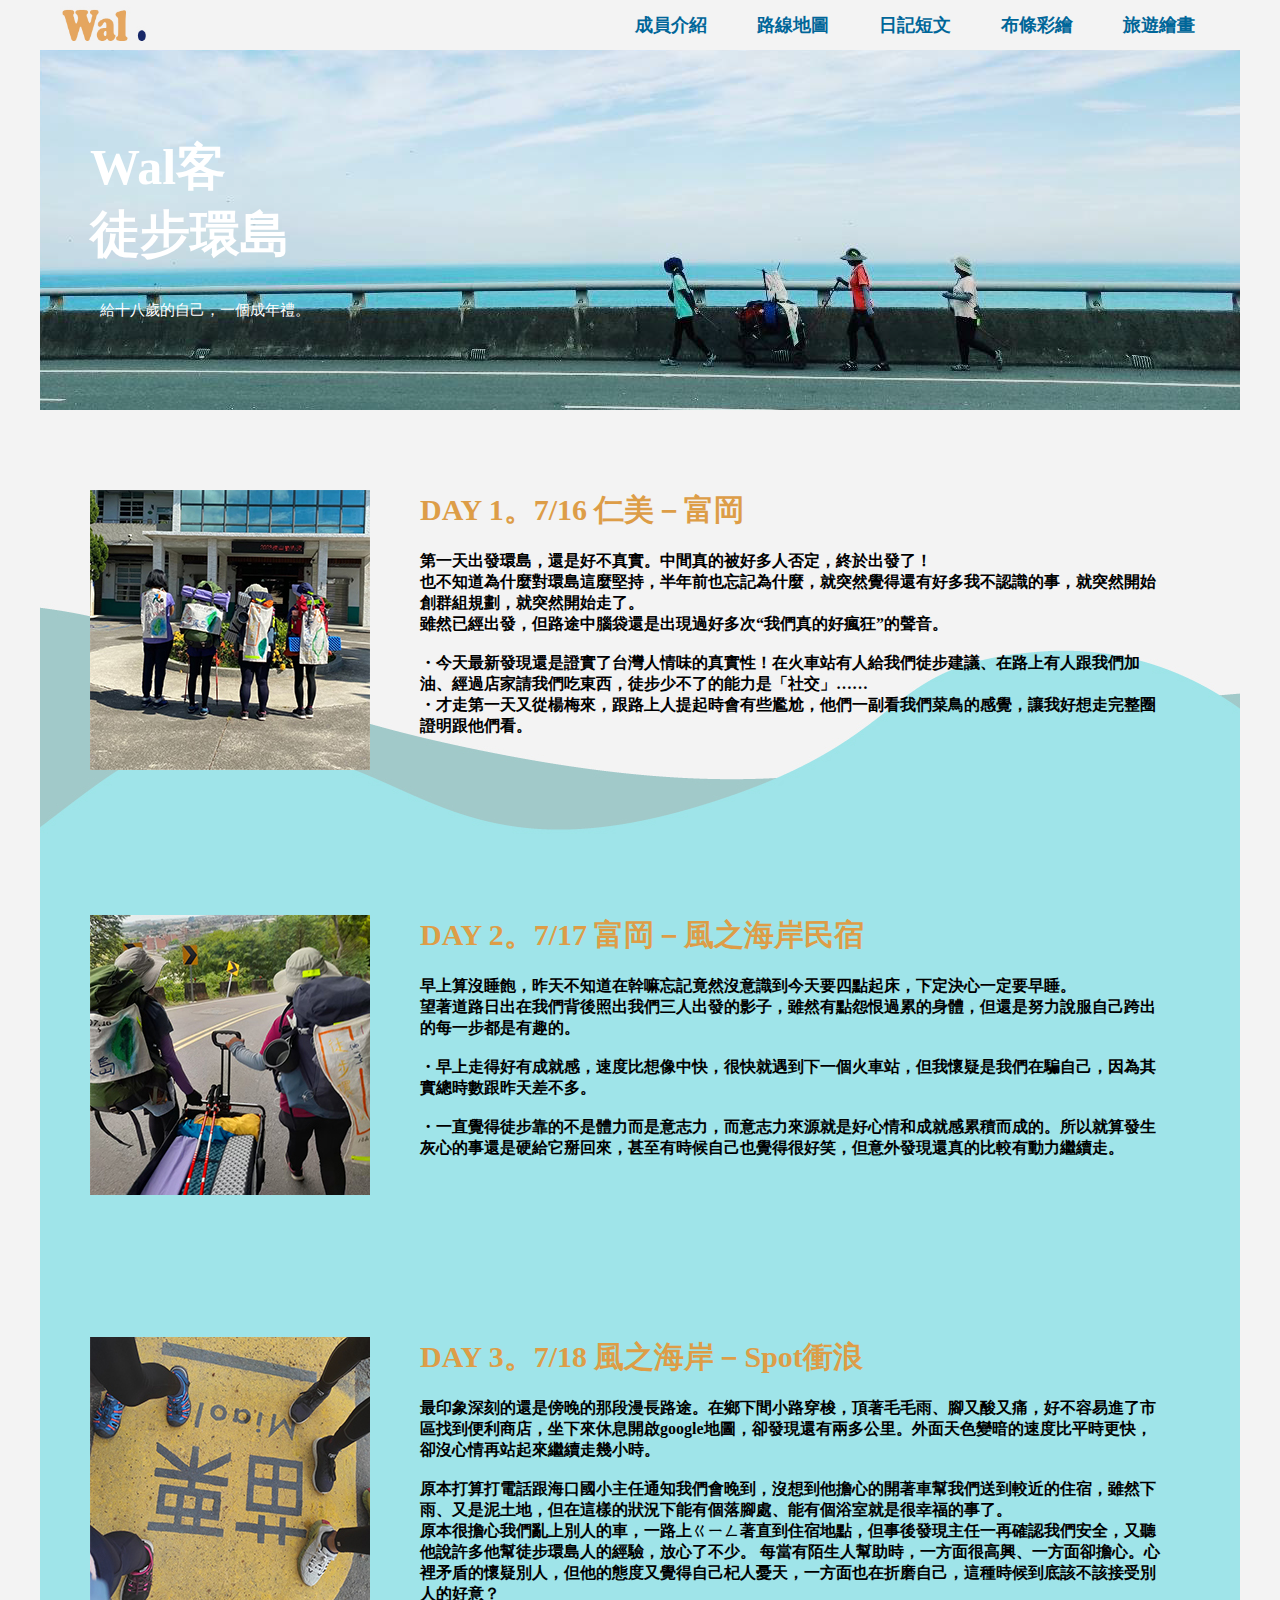
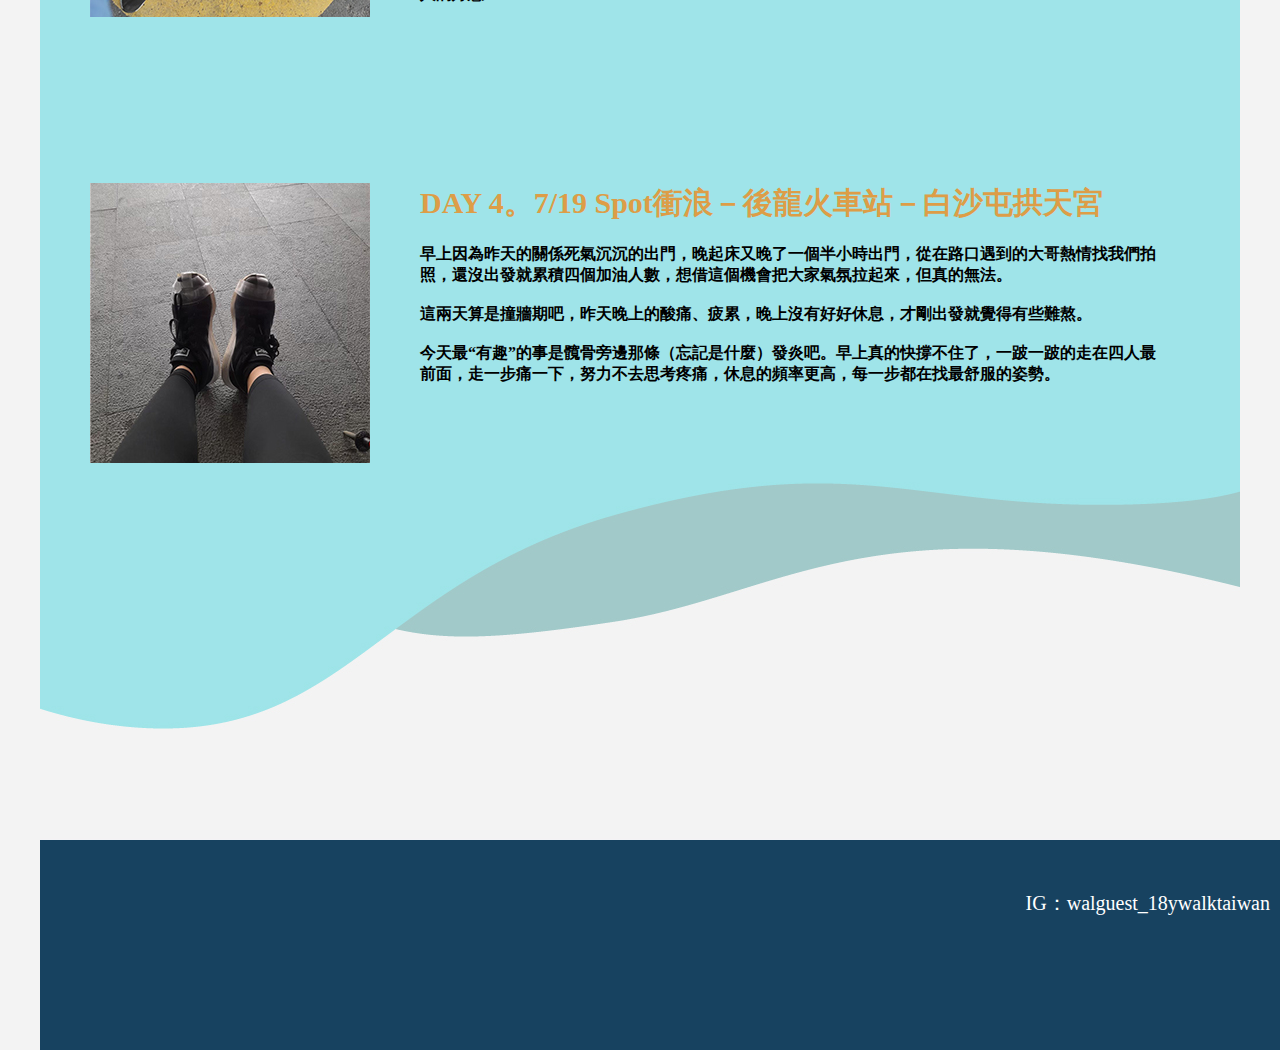
<file: index7.html>
<!DOCTYPE html>
<html>
  <head>
    <meta charset="utf-8" />
    <title>徒步環島日記短文</title>

    <style>
      body {
        margin: 0;
        background-image: url("image/img01.jpg");
      }

      #container {
        width: 1200px;
        margin: 0 auto;
      }

      #menu {
        background-image: url("image/img01.jpg");
        height: 50px;
        display: flex;
        align-items: center; /* 垂直置中對齊 */
        justify-content: space-between; /* LOGO 和選單兩側對齊 */
        padding: 0 20px; /* 增加內邊距 */
      }

      #menu .logo {
        height: 45px;
      }

      #menu ul {
        display: flex; /* 水平排列選單 */
        list-style: none;
        margin: 0;
        padding: 0;
      }

      #menu ul li {
        margin: 0 10px;
      }

      #menu ul li a {
        color: #069;
        text-decoration: none;
        font-family: "微軟正黑體";
        font-size: 18px;
        font-weight: bolder;
        padding: 11px 15px;
      }

      #menu ul li a:hover {
        color: #e5a65f;
      }

      #banner {
        background-image: url("image/img02.png");
        background-repeat: repeat-x;
        height: 360px;
        width: 100%;
      }

      .title {
        float: left;
        width: 400px;
        padding: 50px 0 0 50px;
      }

      .title01 {
        font-family: "微軟正黑體";
        color: #fff;
        font-size: 50px;
        font-weight: bolder;
      }

      .title02 {
        font-family: "微軟正黑體";
        color: #fff;
        padding-left: 10px;
        font-size: 15px;
      }

      #main {
        background-image: url("image/img07.jpg");
        background-repeat: repeat-x;
      }

      #sentense {
        background-image: url("image/diary01-11.jpg");
        height: 1950px;
      }

      .footer {
        width: 100%;
        height: 150px;
        color: #fff;
        background-color: #174260;
        text-align: right;
        font-family: "微軟正黑體";
        padding: 30px;
        font-size: 20px;
      }
      .diary {
        float: left;
        margin: 0 50px 50px 50px;
      }
      .diaryp {
        font-family: "微軟正黑體";
        margin: 80px;
        font-weight: bold;
      }
      .diaryh1 {
        font-size: 30px;
        font-weight: bolder;
        color: #dd9d47;
      }
    </style>
  </head>
  <body>
    <div id="container">
      <header>
        <nav id="menu">
          <!-- LOGO 放在左上角 -->
          <a href="index2.html">
            <img src="image/logo-08.jpg" alt="Logo" class="logo"
          /></a>
          <ul>
            <li><a href="index3.html">成員介紹</a></li>
            <li><a href="index4.html">路線地圖</a></li>
            <li><a href="index7.html">日記短文</a></li>
            <li><a href="index5.html">布條彩繪</a></li>
            <li><a href="index6.html">旅遊繪畫</a></li>
          </ul>
        </nav>
        <div id="banner">
          <div class="title">
            <h1 class="title01">Wal客<br />徒步環島</h1>
            <p class="title02">給十八歲的自己，一個成年禮。</p>
          </div>
        </div>
      </header>
      <main id="main">
        <div id="sentense">
          <section>
            <div class="diary">
              <img src="image/diary01.jpg" width="280" height="280" alt="" />
            </div>

            <div class="diaryp">
              <h1 class="diaryh1">DAY 1。7/16 仁美－富岡</h1>
              <p>
                第一天出發環島，還是好不真實。中間真的被好多人否定，終於出發了！<br />
                也不知道為什麼對環島這麼堅持，半年前也忘記為什麼，就突然覺得還有好多我不認識的事，就突然開始創群組規劃，就突然開始走了。<br />
                雖然已經出發，但路途中腦袋還是出現過好多次“我們真的好瘋狂”的聲音。<br /><br />
                ・今天最新發現還是證實了台灣人情味的真實性！在火車站有人給我們徒步建議、在路上有人跟我們加油、經過店家請我們吃東西，徒步少不了的能力是「社交」……<br />
                ・才走第一天又從楊梅來，跟路上人提起時會有些尷尬，他們一副看我們菜鳥的感覺，讓我好想走完整圈證明跟他們看。
              </p>
            </div>
          </section>
          <br />
          <section>
            <div class="diary">
              <img src="image/diary02.jpg" width="280" height="280" alt="" />
            </div>

            <div class="diaryp">
              <h1 class="diaryh1">DAY 2。7/17 富岡－風之海岸民宿</h1>
              <p>
                早上算沒睡飽，昨天不知道在幹嘛忘記竟然沒意識到今天要四點起床，下定決心一定要早睡。<br />
                望著道路日出在我們背後照出我們三人出發的影子，雖然有點怨恨過累的身體，但還是努力說服自己跨出的每一步都是有趣的。<br /><br />

                ・早上走得好有成就感，速度比想像中快，很快就遇到下一個火車站，但我懷疑是我們在騙自己，因為其實總時數跟昨天差不多。<br /><br />

                ・一直覺得徒步靠的不是體力而是意志力，而意志力來源就是好心情和成就感累積而成的。所以就算發生灰心的事還是硬給它掰回來，甚至有時候自己也覺得很好笑，但意外發現還真的比較有動力繼續走。
              </p>
            </div>
          </section>
          <br />
          <section>
            <div class="diary">
              <img src="image/diary03.jpg" width="280" height="280" alt="" />
            </div>

            <div class="diaryp">
              <h1 class="diaryh1">DAY 3。7/18 風之海岸－Spot衝浪</h1>
              <p>
                最印象深刻的還是傍晚的那段漫長路途。在鄉下間小路穿梭，頂著毛毛雨、腳又酸又痛，好不容易進了市區找到便利商店，坐下來休息開啟google地圖，卻發現還有兩多公里。外面天色變暗的速度比平時更快，卻沒心情再站起來繼續走幾小時。<br /><br />
                原本打算打電話跟海口國小主任通知我們會晚到，沒想到他擔心的開著車幫我們送到較近的住宿，雖然下雨、又是泥土地，但在這樣的狀況下能有個落腳處、能有個浴室就是很幸福的事了。<br />
                原本很擔心我們亂上別人的車，一路上ㄍㄧㄥ著直到住宿地點，但事後發現主任一再確認我們安全，又聽他說許多他幫徒步環島人的經驗，放心了不少。
                每當有陌生人幫助時，一方面很高興、一方面卻擔心。心裡矛盾的懷疑別人，但他的態度又覺得自己杞人憂天，一方面也在折磨自己，這種時候到底該不該接受別人的好意？
              </p>
            </div>
          </section>
          <br />
          <section>
            <div class="diary">
              <img src="image/diary04.jpg" width="280" height="280" alt="" />
            </div>

            <div class="diaryp">
              <h1 class="diaryh1">
                DAY 4。7/19 Spot衝浪－後龍火車站－白沙屯拱天宮
              </h1>
              <p>
                早上因為昨天的關係死氣沉沉的出門，晚起床又晚了一個半小時出門，從在路口遇到的大哥熱情找我們拍照，還沒出發就累積四個加油人數，想借這個機會把大家氣氛拉起來，但真的無法。<br /><br />
                這兩天算是撞牆期吧，昨天晚上的酸痛、疲累，晚上沒有好好休息，才剛出發就覺得有些難熬。<br /><br />
                今天最“有趣”的事是髖骨旁邊那條（忘記是什麼）發炎吧。早上真的快撐不住了，一跛一跛的走在四人最前面，走一步痛一下，努力不去思考疼痛，休息的頻率更高，每一步都在找最舒服的姿勢。
              </p>
            </div>
          </section>
        </div>
      </main>
      <footer>
        <div class="footer">
          <p>IG：walguest_18ywalktaiwan</p>
        </div>
      </footer>
    </div>
  </body>
</html>
</file>
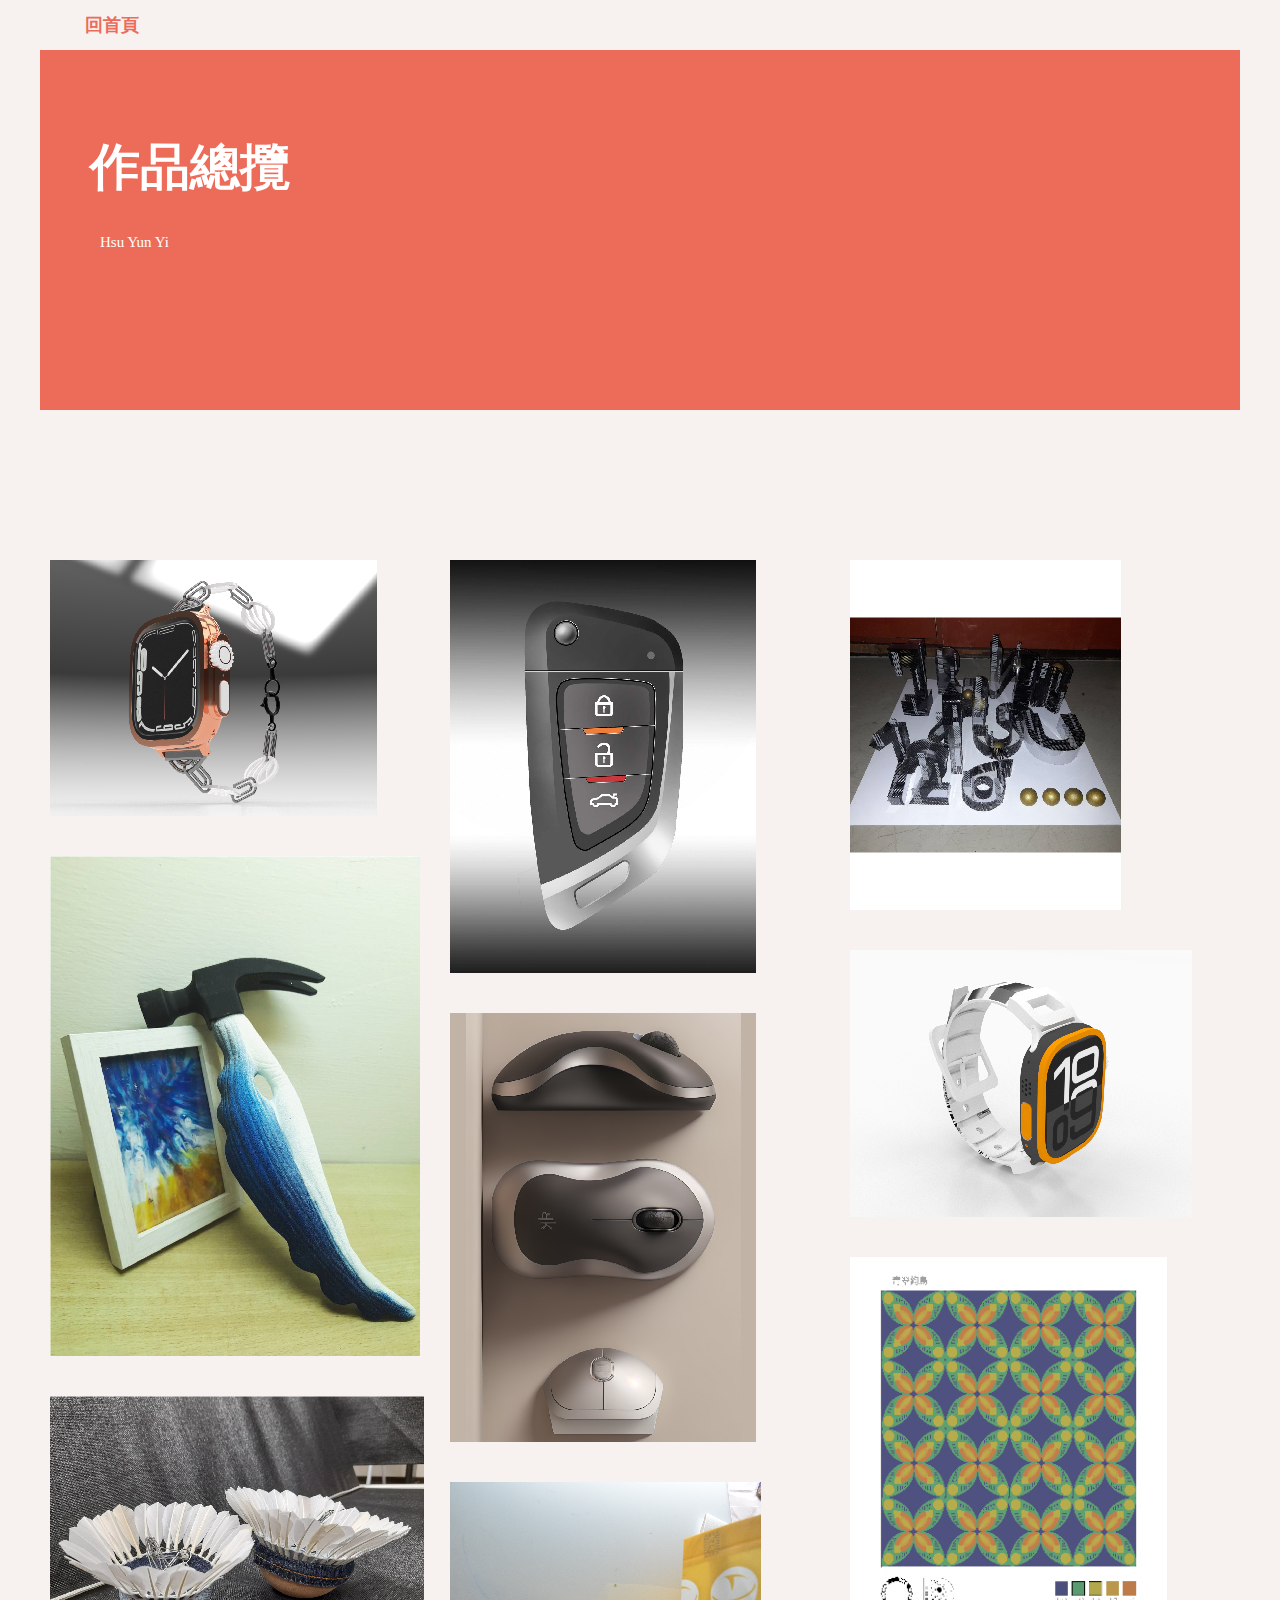
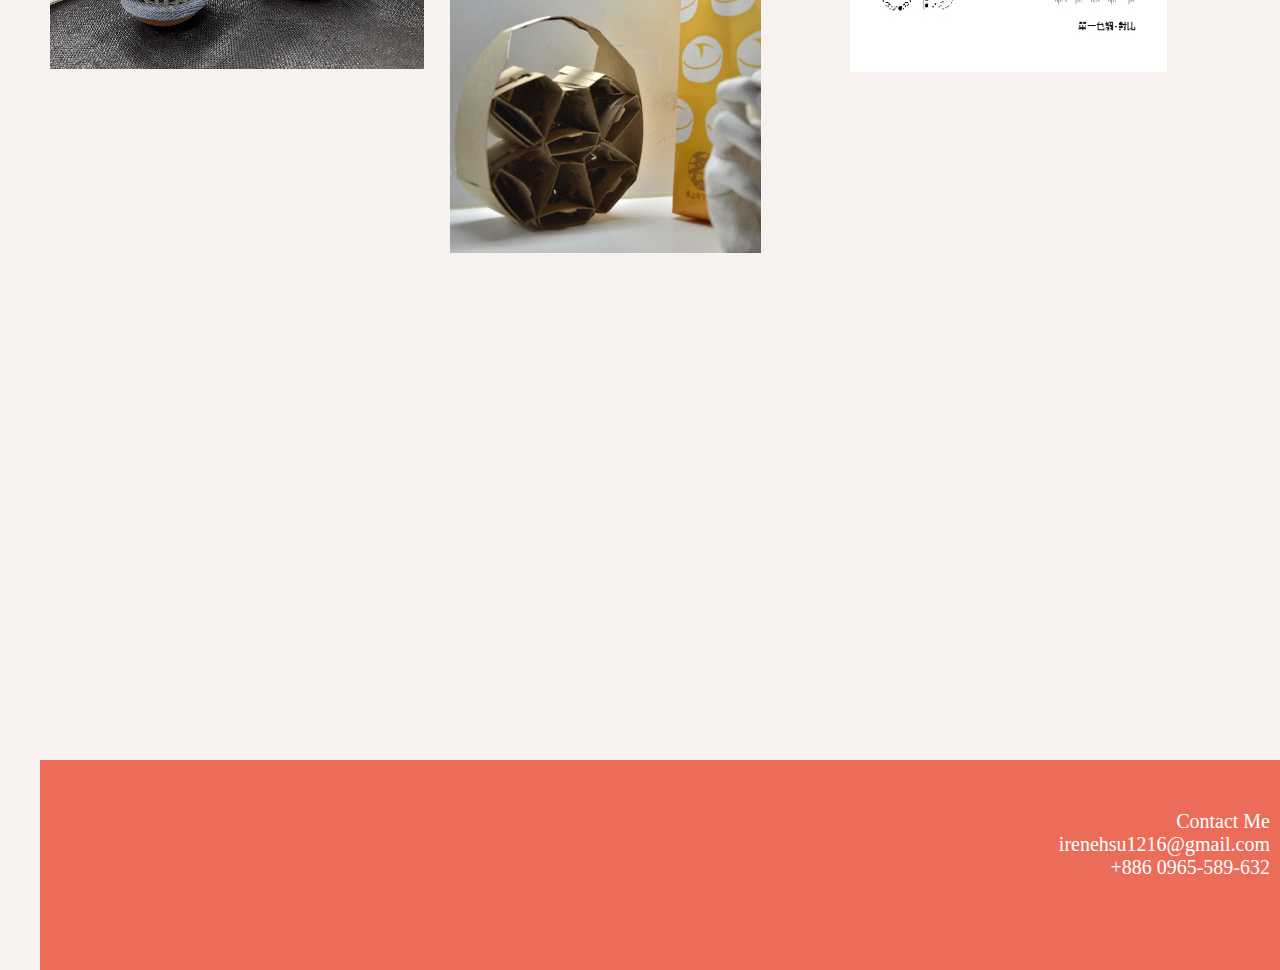
<file: index8.html>
<!DOCTYPE html>
<html>
  <head>
    <meta charset="utf-8" />
    <title>作品總攬</title>

    <style>
      body {
        margin: 0;
        background-image: url("image/new01.jpg");
      }

      #container {
        width: 1200px;
        margin: 0 auto;
      }

      #menu {
        background-image: url("image/new01.jpg");
        height: 50px;
        display: flex;
        align-items: center; /* 垂直置中對齊 */
        justify-content: space-between; /* LOGO 和選單兩側對齊 */
        padding: 0 20px; /* 增加內邊距 */
      }

      #menu .logo {
        height: 45px;
      }

      #menu ul {
        display: flex; /* 水平排列選單 */
        list-style: none;
        margin: 0;
        padding: 0;
      }

      #menu ul li {
        margin: 0 10px;
      }

      #menu ul li a {
        color: #ec6c5a;
        text-decoration: none;
        font-family: "微軟正黑體";
        font-size: 18px;
        font-weight: bolder;
        padding: 11px 15px;
      }

      #menu ul li a:hover {
        color: #ec6c5a;
      }

      #banner {
        background-image: url("image/new02.jpg");
        background-repeat: repeat-x;
        height: 360px;
        width: 100%;
      }

      .title {
        float: left;
        width: 400px;
        padding: 50px 0 0 50px;
      }

      .title01 {
        font-family: "微軟正黑體";
        color: #fff;
        font-size: 50px;
        font-weight: bolder;
      }

      .title02 {
        font-family: "微軟正黑體";
        color: #fff;
        padding-left: 10px;
        font-size: 15px;
      }

      #main {
        background-image: url("image/img07.jpg");
        background-repeat: repeat-x;
      }

      #sentense {
        background-image: url("image/new03.jpg");
        height: 1950px;
      }

      .footer {
        width: 100%;
        height: 150px;
        color: #fff;
        background-color: #ec6c5a;
        text-align: right;
        font-family: "微軟正黑體";
        padding: 30px;
        font-size: 20px;
      }

      .traveldraw {
        width: 380px;
        padding: 150px 10px 10px 10px;
        float: left;
      }
      .traveldraw1 {
        width: 380px;
        padding: 150px 10px 10px 10px;
        float: right;
      }
    </style>
  </head>
  <body>
    <div id="container">
      <header>
        <nav id="menu">
          <ul>
            <li><a href="index.html">回首頁</a></li>
          </ul>
        </nav>
        <div id="banner">
          <div class="title">
            <h1 class="title01">作品總攬</h1>
            <p class="title02">Hsu Yun Yi</p>
          </div>
        </div>
      </header>
      <main id="main">
        <div id="sentense">
          <section>
            <div class="traveldraw">
              <img src="image/new04-04.jpg" alt="圖片1" /><br /><br /><br />
              <img src="image/new05.jpg" alt="圖片2" /><br /><br /><br />
              <img src="image/new06.jpg" width="374" height="273" alt="" />
            </div>

            <div class="traveldraw">
              <img src="image/new07.jpg" width="306" height="413" alt="" />
              <br /><br /><br />
              <img src="image/new18.jpg" width="306" height="429" alt="" />
              <br /><br /><br />
              <img src="image/new09.jpg" width="311" height="371" alt="" />
            </div>

            <div class="traveldraw1">
              <img src="image/new10.jpg" width="271" height="350" alt="" />
              <br /><br /><br />
              <img
                src="image/new13-13.jpg"
                width="342"
                height="267"
                alt=""
              /><br /><br /><br />
              <img src="image/new11.jpg" width="317" height="415" alt="" />
            </div>
          </section>
        </div>
      </main>
      <footer>
        <div class="footer">
          <p>
            Contact Me<br />
            irenehsu1216@gmail.com<br />
            +886 0965-589-632
          </p>
        </div>
      </footer>
    </div>
  </body>
</html>
</file>
<file: fonts/icomoon.css>
@font-face {
  font-family: 'icomoon';
  src:  url('fonts/icomoon.eot?fxqeb9');
  src:  url('fonts/icomoon.eot?fxqeb9#iefix') format('embedded-opentype'),
    url('fonts/icomoon.ttf?fxqeb9') format('truetype'),
    url('fonts/icomoon.woff?fxqeb9') format('woff'),
    url('fonts/icomoon.svg?fxqeb9#icomoon') format('svg');
  font-weight: normal;
  font-style: normal;
  font-display: block;
}

[class^="icon-"], [class*=" icon-"] {
  /* use !important to prevent issues with browser extensions that change fonts */
  font-family: 'icomoon' !important;
  speak: never;
  font-style: normal;
  font-weight: normal;
  font-variant: normal;
  text-transform: none;
  line-height: 1;

  /* Better Font Rendering =========== */
  -webkit-font-smoothing: antialiased;
  -moz-osx-font-smoothing: grayscale;
}

.icon-close:before {
  content: "\e917";
}
.icon-trash:before {
  content: "\e917";
}
.icon-minus:before {
  content: "\e905";
}
.icon-plus:before {
  content: "\e915";
}
.icon-shopping-cart:before {
  content: "\e913";
}
.icon-linkedin:before {
  content: "\e914";
}
.icon-angle-left:before {
  content: "\e90c";
}
.icon-angle-right:before {
  content: "\e90d";
}
.icon-send:before {
  content: "\e90b";
}
.icon-store:before {
  content: "\e901";
}
.icon-brand-item1:before {
  content: "\e90e";
  color: #c0bab9;
}
.icon-brand-item2:before {
  content: "\e90f";
  color: #c0bab9;
}
.icon-brand-item3:before {
  content: "\e910";
  color: #c0bab9;
}
.icon-brand-item4:before {
  content: "\e911";
  color: #c0bab9;
}
.icon-brand-item5:before {
  content: "\e912";
  color: #c0bab9;
}
.icon-review:before {
  content: "\e90a";
}
.icon-star-line:before {
  content: "\e907";
}
.icon-star:before {
  content: "\e909";
}
.icon-shipping:before {
  content: "\e908";
}
.icon-crop:before {
  content: "\e900";
}
.icon-package:before {
  content: "\e902";
}
.icon-arrow-left:before {
  content: "\e903";
}
.icon-arrow-right:before {
  content: "\e904";
}
.icon-like-outline:before {
  content: "\e916";
}
.icon-play:before {
  content: "\e906";
}
.icon-location:before {
  content: "\e947";
}
.icon-user:before {
  content: "\e971";
}
.icon-facebook:before {
  content: "\ea90";
}
.icon-instagram1:before {
  content: "\ea92";
}
.icon-twitter:before {
  content: "\ea96";
}
.icon-youtube:before {
  content: "\ea9d";
}
.icon-behance:before {
  content: "\eaa8";
}
.icon-like:before {
  content: "\f004";
}
.icon-chevron-left:before {
  content: "\f053";
}
.icon-chevron-right:before {
  content: "\f054";
}
.icon-caret-left:before {
  content: "\f0d9";
}
.icon-caret-right:before {
  content: "\f0da";
}
.icon-search:before {
  content: "\f002";
}
.icon-linkedin-square:before {
  content: "\f08c";
}
.icon-bars:before {
  content: "\f0c9";
}
</file>
<file: style.css>
/*
Theme Name: Swanky Fashion Store
Theme URI: https://mokshastudio.com/
Author: 
Author URI: https://mokshastudio.com/
Description: Swanky Fashion Store is specially designed product packaged for Swanky Fashion Store by .
Version: 1.1
*/

/*--------------------------------------------------------------
This is main CSS file that contains custom style rules used in this template
--------------------------------------------------------------*/

/*------------------------------------*\
    Table of contents
\*------------------------------------*/

/*------------------------------------------------

CSS STRUCTURE:

1. VARIABLES

2. GENERAL TYPOGRAPHY
  2.1 General Styles
  2.2 Floating & Alignment
  2.3 Forms
  2.4 Lists
  2.5 Code
  2.6 Tables
  2.7 Spacing
  2.8 Utilities
  2.9 Misc
  2.10 Buttons
    - Button Sizes
    - Button Shapes
    - Button Color Scheme
    - Button Aligns
  2.11 Images
    - Image Hover Effects
  2.12 Section
    - Hero Section
    - Section Title
    - Section Paddings
    - Section Margins
    - Section Bg Colors
    - Content colors

3. EXTENDED TYPOGRAPHY
  3.1 Blockquote / Pullquote
  3.3 Text Highlights

4. CONTENT ELEMENTS
  4.1 Tabs
  4.2 Accordions
  4.3 Member Grid
  4.4 Product Grid

5. BLOG STYLES
  5.1 Blog Single Post
  5.2 About Author
  5.3 Comments List
  5.4 Comments Form

6. Grid Layout

7. SITE STRUCTURE
  7.1 Preloader
  7.2 Header
    - Logo
    - Header Menu
    - Nav Sidebar
  7.3 Billboard
  7.4 Icon Box Section
  7.5 Categories Section
  7.6 Feature Collection Section
  7.7 Special Ornaments Section
  7.8 About Us Section
  7.9 Special Offer Section
  7.10 Latest Blogs Section
  7.11 Testimonials Section
  7.12 Footer
    - Footer Top
    - Footer Bottom

    
/*--------------------------------------------------------------
/** 1. VARIABLES
--------------------------------------------------------------*/
:root {
  /* widths for rows and containers
     */
  --header-height: 160px;
  --header-height-min: 80px;
}

/* on mobile devices below 600px
 */
@media screen and (max-width: 600px) {
  :root {
    --header-height: 100px;
    --header-height-min: 80px;
  }
}

@media (min-width: 1400px) {
  .container,
  .container-lg,
  .container-md,
  .container-sm,
  .container-xl,
  .container-xxl {
    max-width: 1400px;
  }
}

/* Theme Colors */
:root {
  --accent-color: rgba(241, 228, 225, 1);
  --accent-dim-color: #e5d8d5;
  --accent-lighted-color: rgba(241, 228, 225, 0.5);
  --accent-lit-color: #f6ecea;
  --dark-grey-color: #737373;
  --dark-color: #040404;
  --grey-color: #a9a09e;
  --light-color: #fff;
  --primary-color: #ec6c5a;
  --primary-lighted-color: rgba(246, 236, 234, 0.9);
  --swiper-theme-color: #ec6c5a !important;
}

/* Fonts */
:root {
  --body-font: "DM Sans", Verdana, sans-serif;
  --heading-font: "Syne", Lato, sans-serif;
}

/*----------------------------------------------*/
/* 2 GENERAL TYPOGRAPHY */
/*----------------------------------------------*/

/* 2.1 General Styles
/*----------------------------------------------*/
*,
*::before,
*::after {
  -webkit-box-sizing: border-box;
  -moz-box-sizing: border-box;
  box-sizing: border-box;
}

html {
  box-sizing: border-box;
}

body {
  font-family: var(--body-font);
  font-size: 14px;
  font-weight: 300;
  line-height: 2;
  color: var(--dark-grey-color);
  margin: 0;
}

body.no-scroll {
  overflow: hidden;
}

a {
  color: var(--dark-color);
  text-decoration: none;
  transition: 0.3s color ease-out;
}

a.light {
  color: var(--light-color);
}

a:hover {
  text-decoration: none;
  color: var(--primary-color);
}

ul,
ol {
  margin-top: 0;
  margin-bottom: 10px;
  margin-left: 0;
}

ul ul,
ol ul,
ul ol,
ol ol {
  margin-top: 5px;
  margin-bottom: 0;
}

ul li,
ol li {
  margin-bottom: 0px;
  outline: 0;
}

ul li.active a {
  color: var(--dark-color);
}

ul li:last-child,
ol li:last-child {
  margin-bottom: 0;
}

dl {
  margin-top: 0;
  margin-bottom: 2rem;
}

dt,
dd {
  line-height: 1.42857143;
}

dt {
  font-weight: bold;
}

dd {
  margin-left: 0;
}

button,
input,
select,
textarea {
  font-family: inherit;
  font-size: inherit;
  line-height: inherit;
  outline: 0;
}

figure {
  margin: 0;
}

img {
  display: inline-block;
  border: 0;
  max-width: 100%;
  height: auto;
  vertical-align: middle;
}

::selection {
  background: var(--primary-color);
  color: var(--light-color);
  text-shadow: none;
}

::-moz-selection {
  background: var(--primary-color);
  color: var(--light-color);
  text-shadow: none;
}

/* image align */
figure.align-right {
  margin: 30px 0 30px 30px;
}

/* Typography */
/*----------------------------------------------*/

h1,
.h1,
h2,
.h2,
h3,
.h3,
h4,
.h4,
h5,
.h5,
h6,
.h6 {
  font-family: var(--heading-font);
  color: var(--dark-color);
  line-height: 1.2;
}

h1.light,
.h1,
h2.light,
.h2,
h3.light,
.h3,
h4.light,
.h4,
h5.light,
.h5,
h6.light,
.h6 {
  color: var(--light-color);
}

h1,
h2,
h3 {
  margin: 25px 0;
  text-transform: capitalize;
}

h5,
h6 {
  letter-spacing: 1px;
}

h1,
.h1 {
  font-size: 3.5em;
  line-height: 1.4;
}

h2,
.h2 {
  font-size: 2em;
  line-height: 1.4;
}

h3,
.h3 {
  font-size: 1.6em;
  line-height: 1.4;
}

h4,
.h4 {
  font-size: 1.1em;
  line-height: 1.4;
}

h5,
.h5 {
  font-size: 0.83em;
  line-height: 1.25;
}

h6,
.h6 {
  font-size: 0.67em;
  line-height: 1.1;
}

h1 a,
h2 a,
h3 a,
h4 a,
h5 a,
h6 a {
  font-weight: inherit;
  color: inherit;
  text-decoration: none;
}

p {
  font-family: var(--body-font);
  font-size: 16px;
  line-height: 1.5;
  margin: 0 0 20px 0;
}

p.dark {
  color: var(--dark-color);
}

p.light {
  color: var(--light-color);
}

p:empty {
  display: none;
}

small {
  font-size: 85%;
}

mark {
  background-color: var(--grey-color);
  padding: 0.28rem;
}

dfn,
cite,
em,
i {
  font-style: italic;
}

::placeholder {
  color: var(--dark-grey-color);
}

/*----------------------------------------------*/
/* 2.1 Floating & Alignment */
/*----------------------------------------------*/
.align-left {
  float: left;
  text-align: left;
}

.align-right {
  float: right;
  text-align: right;
}

.align-center {
  display: block;
  margin-left: auto;
  margin-right: auto;
  text-align: center;
}

/**::after,*/
.container::after,
.row::after,
.clearfix::after {
  display: block;
  clear: both;
  content: "";
}

/** Text Align
--------------------------------------------------------------*/
.text-left {
  text-align: left;
}

.text-right {
  text-align: right;
}

.text-center {
  text-align: center;
}

.text-justify {
  text-align: justify;
}

.text-nowrap {
  white-space: nowrap;
}

.text-lead {
  font-size: 120%;
  line-height: 1.7em;
}

.text-lead strong {
  font-size: 115%;
  font-weight: 500;
}

.text-muted {
  color: var(--primary-color);
}

.text-primary {
  color: var(--primary-color) !important;
}

.text-hide {
  font: 0/0 a;
  color: transparent;
  text-shadow: none;
  background-color: transparent;
  border: 0;
}

/*------------------------------------------------
/* 2.3 Forms
–––––––––––––––––––––––––––––––––––––––––––––––––– */

.title-placeholder::placeholder {
  color: var(--light-color);
}

input[type="email"],
input[type="number"],
input[type="search"],
input[type="text"],
input[type="tel"],
input[type="url"],
input[type="password"],
textarea,
select {
  height: 50px;
  padding: 6px 15px;
  background: transparent;
  border: 1px solid var(--dark-color);
  border-radius: 4px;
  box-shadow: none;
  box-sizing: border-box;
}

/* Removes awkward default styles on some inputs for iOS */
input[type="email"],
input[type="number"],
input[type="search"],
input[type="text"],
input[type="tel"],
input[type="url"],
input[type="password"],
textarea {
  -webkit-appearance: none;
  -moz-appearance: none;
  appearance: none;
}

textarea {
  min-height: 20px;
  padding-top: 6px;
  padding-bottom: 6px;
}

input[type="email"]:focus,
input[type="number"]:focus,
input[type="search"]:focus,
input[type="text"]:focus,
input[type="tel"]:focus,
input[type="url"]:focus,
input[type="password"]:focus,
textarea:focus,
select:focus {
  outline: 0;
}

label,
legend {
  display: block;
  margin-bottom: 0.5rem;
  font-weight: 600;
}

fieldset {
  padding: 0;
  border-width: 0;
}

input[type="checkbox"],
input[type="radio"] {
  display: inline;
}

label > .label-body {
  display: inline-block;
  margin-left: 0.5rem;
  font-weight: normal;
}

/*------------------------------------------------
/* 2.4 Lists
–––––––––––––––––––––––––––––––––––––––––––––––––– */
ul {
  list-style: circle inside;
}

ol {
  list-style: decimal inside;
}

ol,
ul {
  padding-left: 0;
  margin-top: 0;
}

ul ul,
ul ol,
ol ol,
ol ul {
  margin: 1.5rem 0 1.5rem 3rem;
  font-size: 90%;
}

li {
  margin-bottom: 1rem;
}

/*------------------------------------------------
/* 2.5 Code
–––––––––––––––––––––––––––––––––––––––––––––––––– */
code {
  padding: 0.2rem 0.5rem;
  margin: 0 0.2rem;
  border-radius: 4px;
  background-color: var(--accent-color);
  color: var(--light-color);
}

pre > code {
  display: block;
  padding: 1rem 1.5rem;
  white-space: normal;
}

/*------------------------------------------------
/* 2.6 Tables
–––––––––––––––––––––––––––––––––––––––––––––––––– */
table {
  width: 100%;
}

th,
td {
  padding: 12px 15px;
  text-align: left;
}

th:first-child,
td:first-child {
  padding-left: 0;
}

th:last-child,
td:last-child {
  padding-right: 0;
}

/*------------------------------------------------
/* 2.7 Spacing
–––––––––––––––––––––––––––––––––––––––––––––––––– */
button,
.button {
  margin-bottom: 1rem;
}

input,
textarea,
select,
fieldset {
  margin-bottom: 1.5rem;
}

pre,
blockquote,
dl,
figure,
table,
form {
  margin-bottom: 2rem;
}

/*------------------------------------------------
/* 2.8 Utilities
–––––––––––––––––––––––––––––––––––––––––––––––––– */
.u-full-width {
  width: 100%;
  box-sizing: border-box;
}

.introduce {
  padding: 100px;
}

.u-max-full-width {
  max-width: 100%;
  box-sizing: border-box;
}

.u-pull-right {
  float: right;
}

.u-pull-left {
  float: left;
}

.list-icon i {
  margin-right: 10px;
}

.list-unstyled {
  list-style: none;
}

.txt-fx .letter {
  opacity: 0;
}

.text-uppercase {
  text-transform: uppercase;
}

.text-capitalize {
  text-transform: capitalize;
}

.overflow-hidden {
  overflow: hidden;
}

.hide {
  display: none !important;
}

/* position */
.position-relative {
  position: relative !important;
}

/* display flex utilities */
.d-flex {
  display: -ms-flexbox !important;
  display: flex !important;
}

.flex-wrap {
  -ms-flex-wrap: wrap !important;
  flex-wrap: wrap !important;
}

.justify-content-end {
  -ms-flex-pack: justify !important;
  justify-content: end !important;
}

.justify-content-center {
  -ms-flex-pack: justify !important;
  justify-content: center !important;
}

.justify-content-evenly {
  -ms-flex-pack: justify !important;
  justify-content: space-evenly !important;
}

.justify-content-between {
  -ms-flex-pack: justify !important;
  justify-content: space-between !important;
}

.flex-direction-column {
  flex-direction: column !important;
}

.align-items-center {
  -ms-flex-align: center !important;
  align-items: center !important;
}

.align-items-baseline {
  -ms-flex-align: baseline !important;
  align-items: baseline !important;
}

/* disable selction in section title */
.noselect {
  -webkit-touch-callout: none;
  /* iOS Safari */
  -webkit-user-select: none;
  /* Safari */
  -khtml-user-select: none;
  /* Konqueror HTML */
  -moz-user-select: none;
  /* Old versions of Firefox */
  -ms-user-select: none;
  /* Internet Explorer/Edge */
  user-select: none;
  /* Non-prefixed version, currently
                                  supported by Chrome, Edge, Opera and Firefox */
}

/*------------------------------------------------
/* 2.9 Misc
–––––––––––––––––––––––––––––––––––––––––––––––––– */
hr {
  margin-top: 3rem;
  margin-bottom: 3.5rem;
  border-width: 0;
  border-top: 1px solid #e1e1e1;
}

img.align-left {
  margin: 25px 25px 25px 0;
}

img.align-center {
  margin: 25px;
}

img.align-right {
  margin: 25px 0 25px 25px;
}

/*--------------------------------------------------------------
/** 2.10 Buttons
--------------------------------------------------------------*/

.btn {
  border-radius: 0px;
}

a.btn,
input[type="button"],
input[type="submit"],
input[type="reset"],
input[type="file"],
button {
  background-image: none;
  background: var(--dark-color);
  text-decoration: none !important;
  display: inline-block;
  position: relative;
  border: 2px solid transparent;
  border-radius: 0px;
  padding: 0.75em 1.5em;
  margin-top: 15px;
  font-family: var(--body-font);
  font-size: 15px;
  font-weight: 500;
  line-height: normal;
  text-align: center;
  text-transform: uppercase;
  color: var(--light-color);
  z-index: 1;
  cursor: pointer;
  white-space: nowrap;
  vertical-align: middle;
  -webkit-transition: all 0.3s ease-in;
  transition: all 0.3s ease-in;
  -ms-touch-action: manipulation;
  touch-action: manipulation;
  -webkit-user-select: none;
  -moz-user-select: none;
  -ms-user-select: none;
  user-select: none;
}

.btn:hover,
.btn:focus,
input[type="button"]:focus,
input[type="button"]:hover,
input[type="submit"]:focus,
input[type="submit"]:hover,
input[type="reset"]:focus,
input[type="reset"]:hover,
input[type="file"]:focus,
input[type="file"]:hover,
button:focus,
button:hover {
  text-decoration: none;
  outline: 0;
  border-color: transparent;
}

.light .btn:hover {
  color: var(--light-color);
}

.btn:last-child {
  margin-right: 0;
}

.btn:active,
.btn.btn-outline-light:active,
.btn.btn-outline-dark:active,
.btn.btn-outline-accent:active,
input[type="button"]:active,
input[type="submit"]:active,
input[type="reset"]:active,
input[type="file"]:active,
button:active {
  outline: 0;
  background-image: none;
  -webkit-box-shadow: inset 0 1px 3px rgba(0, 0, 0, 0.3);
  box-shadow: inset 0 1px 3px rgba(0, 0, 0, 0.3);
}

.btn.disabled,
.btn[disabled],
fieldset[disabled] .btn {
  cursor: not-allowed;
  opacity: 0.65;
  box-shadow: none;
}

a.btn.disabled,
fieldset[disabled] a.btn {
  pointer-events: none;
}

/* - Button Sizes
------------------------------------------------------------- */
.btn.btn-small {
  padding: 0.8em 1.8em;
  font-size: 0.65em;
  letter-spacing: 0.12em;
}

.btn.btn-medium {
  padding: 0.5em 2.2em;
  font-size: 1.1em;
  letter-spacing: 0.12em;
}

.btn.btn-large {
  padding: 0.8em 5.1em;
  font-size: 1.3em;
  letter-spacing: 0.12em;
}

/* - Button Shapes
------------------------------------------------------------- */
.btn.btn-rounded,
.btn.btn-rounded::after {
  border-radius: 6px;
}

.btn.btn-pill,
.btn.btn-pill::after {
  border-radius: 2em;
}

/* button outline */
.btn.btn-outline-dark,
.btn.btn-outline-light,
.btn.btn-outline-accent {
  background: transparent;
  text-shadow: none;
  box-shadow: none;
}

.btn.btn-outline-dark:hover::after,
.btn.btn-outline-light:hover::after {
  background-color: transparent;
}

.btn.btn-outline-dark {
  border-color: rgba(0, 0, 0, 1);
  color: var(--dark-color);
}

.btn.btn-outline-dark:hover {
  background: var(--dark-color);
  color: var(--light-color);
}

.btn.btn-outline-light {
  border-color: rgba(255, 255, 255, 0.5);
  color: var(--light-color);
}

.btn.btn-outline-light:hover {
  background: var(--primary-color);
  color: var(--light-color);
  border-color: var(--primary-color);
}

.btn.btn-outline-accent {
  background: transparent;
  border-color: var(--accent-color);
  color: var(--dark-color);
}

.btn.btn-outline-accent:hover {
  border-color: var(--dark-color);
  color: var(--dark-color) !important;
}

.btn.btn-full {
  display: block;
  margin: 0.85em 0;
  width: 100%;
  letter-spacing: 0.12em;
}

/* - Buttons Color Scheme
------------------------------------------------------------- */
.btn.btn-common {
  background: var(--dark-color);
  color: var(--light-color);
}

.btn.btn-common:hover {
  background: var(--light-color);
  color: var(--dark-color);
}

.btn.btn-accent {
  color: var(--light-color);
  background-color: var(--accent-color);
}

.btn.btn-accent:hover {
  color: var(--light-color) !important;
  background-color: var(--primary-color);
}

.btn.btn-black {
  background-color: var(--dark-color);
  color: var(--light-color);
}

.btn.btn-black:hover {
  background-color: var(--primary-color);
  color: var(--light-color);
}

.btn.btn-light {
  background-color: var(--light-color);
  color: var(--dark-color);
}

.btn.btn-light:hover {
  background-color: var(--primary-color);
  color: var(--light-color);
}

.btn.btn-primary {
  background: var(--primary-color);
  color: var(--light-color);
}

.btn.btn-primary:hover {
  background-color: var(--dark-color);
  color: var(--light-color);
}

/* - Buttons Aligns
------------------------------------------------------------- */
.btn-left {
  text-align: left;
  display: block;
}

.btn-center {
  text-align: center;
  display: block;
}

.btn-right {
  text-align: right;
  display: block;
}

/*----------------------------------------------*/
/* 3. Section */
/*-----------------------------------------------------------*/

/* Hero section
/*----------------------------------------------*/
.hero-section .hero-content {
  position: absolute;
  top: 0;
  bottom: 0;
  width: 100%;
}

.hero-section.style2 .hero-content {
  position: unset;
}

@media only screen and (max-width: 699px) {
  .hero-section.jarallax {
    min-height: 190px;
  }

  .hero-content h1.page-title {
    font-size: 3.1em;
    margin: 0;
  }
}

/*--- Section and Product Title
-----------------------------------------------*/
.section-header {
  margin-bottom: 40px;
}

h2.banner-title,
h1.page-title {
  font-size: 5.3em;
  font-weight: 500;
  line-height: 1em;
  letter-spacing: -0.02em;
}

h2.section-title {
  font-size: 3.8em;
  font-weight: 500;
  line-height: 1;
  color: var(--dark-color);
  margin-bottom: 20px;
}

h3.product-title {
  margin: 5px;
}

h3.post-title {
  margin: 10px 5px;
}

/* - Background Colors
--------------------------------------------------------------*/
.bg-accent {
  background-color: var(--accent-color) !important;
}

.bg-accent-light {
  background-color: var(--accent-lighted-color) !important;
}

.bg-light {
  background-color: var(--light-color) !important;
}

.bg-dark {
  background-color: var(--dark-color) !important;
}

/* - Content Colors
--------------------------------------------------------------*/
.content-light h1,
.content-light h2,
.content-light h3,
.content-light h4,
.content-light h5,
.content-light h6 {
  color: var(--light-color);
}

.primary-color h1,
.primary-color h2,
.primary-color h3,
.primary-color h4,
.primary-color h5,
.primary-color h6 {
  color: var(--primary-color);
}

.content-light a,
.content-light {
  color: var(--light-color);
}

.content-light a:hover {
  color: var(--light-color);
}

.content-light li.menu-item .icon {
  color: var(--light-color);
}

.content-dark h1,
.content-dark h2,
.content-dark h3,
.content-dark h4,
.content-dark h5,
.content-dark h6 {
  color: var(--dark-color);
}

.content-dark a,
.content-dark {
  color: var(--dark-color);
}

.content-dark a:hover {
  color: var(--dark-color);
}

.content-dark li.menu-item .icon {
  color: var(--dark-color);
}

/* - Content Border
--------------------------------------------------------------*/
table.border-bottom tr {
  border-bottom: 1px solid rgba(0, 0, 0, 0.3);
}

.content-light table.border-bottom tr {
  border-bottom: 1px solid rgba(255, 255, 255, 0.9);
}

.border-top {
  border-top: 1px solid rgba(0, 0, 0, 0.125);
}

.content-light .border-top,
.content-light.border-top {
  border-top: 1px solid rgba(255, 255, 255, 0.9);
}

.border-right {
  border-right: 1px solid rgba(0, 0, 0, 0.125);
}

.content-light .border-right,
.content-light.border-right {
  border-bottom: 1px solid rgba(255, 255, 255, 0.9);
}

.border-bottom {
  border-bottom: 1px solid rgba(0, 0, 0, 0.125);
}

.content-light .border-bottom,
.content-light.border-bottom {
  border-bottom: 1px solid rgba(255, 255, 255, 0.9);
}

.border-left {
  border-left: 1px solid rgba(0, 0, 0, 0.125);
}

.content-light .border-left,
.content-light.border-left {
  border-left: 1px solid rgba(255, 255, 255, 0.9);
}

/* - Content Border None
--------------------------------------------------------------*/
.no-border-top {
  border-top: none !important;
}

.no-border-right {
  border-right: none !important;
}

.no-border-bottom {
  border-bottom: none !important;
}

.no-border-left {
  border-left: none !important;
}

.no-border {
  border: none !important;
}

/*====================================================================*/
/* 4. EXTENDED TYPOGRAPHY */
/*====================================================================*/
/*----------------------------------------------*/
/* 4.1 Blockquote /Pullquote */
/*----------------------------------------------*/
.single-post .content p:first-child,
.quote blockquote,
blockquote,
.single-post .content blockquote p,
.pullquote-right,
.pullquote-left {
  font-family: var(--body-font);
  font-size: 1.7em;
  line-height: 1.4em;
  margin: 0 0 20px;
  padding: 20px;
}

.pullquote-right,
.pullquote-left {
  width: 40%;
}

blockquote cite {
  display: block;
  font-size: 0.8em;
  margin-top: 20px;
  font-style: italic;
}

.pullquote-left {
  float: left;
  margin: 20px 20px 20px 0;
}

.pullquote-right {
  float: right;
  margin: 20px 0 20px 20px;
}

/*----------------------------------------------*/
/* 4.3 Text Highlights */
/*----------------------------------------------*/
.highlight {
  background: var(--primary-color);
  color: var(--light-color);
  padding: 1px 5px;
}

/*----------------------------------------------*/
/* 4.4 Text Animation */
/*----------------------------------------------*/
.text-animation {
  overflow: hidden;
  white-space: pre-line;
  border-right: solid 5px rgba(255, 255, 255, 0.75);
}

/* Animation */
.text-animation {
  animation: animated-text 4s linear 1s 1 normal both,
    animated-cursor 600ms linear infinite;
}

/* text animation */
@keyframes animated-text {
  from {
    width: 0;
  }

  to {
    width: 650px;
  }
}

/* cursor animations */
@keyframes animated-cursor {
  from {
    border-right-color: rgba(255, 255, 255, 0.75);
  }

  to {
    border-right-color: transparent;
  }
}

/*====================================================================*/
/* 5. CONTENT ELEMENTS */
/*====================================================================*/

/*--------------------------------------------------------------
/** 5.1 General Tabs
--------------------------------------------------------------*/

/* Dropdown */
.dropdown-menu {
  --bs-dropdown-border-radius: 0;
  --bs-dropdown-border-width: 0;
}

.dropdown-item {
  --bs-dropdown-item-padding-y: 0.25rem;
  --bs-dropdown-item-padding-x: 1rem;
  --bs-dropdown-link-color: var(--bs-black);
  --bs-dropdown-item-border-radius: 0;
}

.dropdown-item.active,
.dropdown-item:active {
  --bs-dropdown-link-active-color: var(--bs-light);
  --bs-dropdown-link-active-bg: var(--bs-light);
}

/*--------------------------------------------------------------
/** 5.2 Accordions
--------------------------------------------------------------*/
.collapse:not(.show) {
  display: none;
}

.collapsing {
  height: 0;
  overflow: hidden;
  transition: height 0.35s ease;
}

@media (prefers-reduced-motion: reduce) {
  .collapsing {
    transition: none;
  }
}

.accordion-button {
  position: relative;
  display: flex;
  align-items: center;
  width: 100%;
  padding: 1rem 1.25rem;
  margin: 0;
  font-size: 1rem;
  color: var(--dark-color);
  text-align: left;
  border: 0;
  border-radius: 0;
  box-shadow: none;
  overflow-anchor: none;
  background-color: var(--light-background-color);
  transition: color 0.15s ease-in-out, background-color 0.15s ease-in-out,
    border-color 0.15s ease-in-out, box-shadow 0.15s ease-in-out,
    border-radius 0.15s ease;
}

@media (prefers-reduced-motion: reduce) {
  .accordion-button {
    transition: none;
  }
}

.accordion-button:not(.collapsed) {
  color: var(--dark-color);
}

.accordion-button:not(.collapsed)::after {
  background-image: url("data:image/svg+xml,%3csvg xmlns='http://www.w3.org/2000/svg' viewBox='0 0 16 16' fill='%230c63e4'%3e%3cpath fill-rule='evenodd' d='M1.646 4.646a.5.5 0 0 1 .708 0L8 10.293l5.646-5.647a.5.5 0 0 1 .708.708l-6 6a.5.5 0 0 1-.708 0l-6-6a.5.5 0 0 1 0-.708z'/%3e%3c/svg%3e");
  transform: rotate(-180deg);
}

.accordion-button::after {
  flex-shrink: 0;
  width: 1.25rem;
  height: 1.25rem;
  margin-left: auto;
  content: "";
  background-image: url("data:image/svg+xml,%3csvg xmlns='http://www.w3.org/2000/svg' viewBox='0 0 16 16' fill='%23212529'%3e%3cpath fill-rule='evenodd' d='M1.646 4.646a.5.5 0 0 1 .708 0L8 10.293l5.646-5.647a.5.5 0 0 1 .708.708l-6 6a.5.5 0 0 1-.708 0l-6-6a.5.5 0 0 1 0-.708z'/%3e%3c/svg%3e");
  background-repeat: no-repeat;
  background-size: 1.25rem;
  transition: transform 0.2s ease-in-out;
}

@media (prefers-reduced-motion: reduce) {
  .accordion-button::after {
    transition: none;
  }
}

.accordion-button:hover {
  z-index: 2;
}

.accordion-button:focus {
  z-index: 3;
  outline: 0;
  box-shadow: none;
}

.accordion-header {
  margin: 0;
}

.accordion-item button.accordion-button {
  background-color: transparent;
}

.accordion-item {
  background-color: var(--light-background-color);
  border-bottom: 1px solid rgba(0, 0, 0, 0.125);
}

.accordion-body {
  padding: 1rem 1.25rem;
}

.accordion-flush .accordion-collapse {
  border-width: 0;
}

.accordion-flush .accordion-item {
  border-right: 0;
  border-left: 0;
  border-radius: 0;
}

.accordion-flush .accordion-item:first-child {
  border-top: 0;
}

.accordion-flush .accordion-item:last-child {
  border-bottom: 0;
}

.accordion-flush .accordion-item .accordion-button {
  border-radius: 0;
}

/*--------------------------------------------------------------
This is main CSS file that contains custom style rules used in this template
--------------------------------------------------------------*/

/* - Section Padding
--------------------------------------------------------------*/
.padding-xsmall {
  padding-top: 0.5em;
  padding-bottom: 0.5em;
}

.padding-small {
  padding-top: 2em;
  padding-bottom: 2em;
}

.padding-medium {
  padding-top: 4em;
  padding-bottom: 4em;
}

.padding-large {
  padding-top: 7em;
  padding-bottom: 7em;
}

.padding-xlarge {
  padding-top: 9.5em;
  padding-bottom: 9.5em;
}

/* no padding */
.no-padding-top {
  padding-top: 0 !important;
}

.no-padding-right {
  padding-right: 0 !important;
}

.no-padding-bottom {
  padding-bottom: 0 !important;
}

.no-padding-left {
  padding-left: 0 !important;
}

.no-padding-tb {
  padding-top: 0 !important;
  padding-bottom: 0 !important;
}

.no-padding-lr {
  padding-left: 0 !important;
  padding-right: 0 !important;
}

.no-gutter {
  padding: 0 !important;
}

/* no padding and margin */
.no-padding {
  padding: 0 !important;
}

.no-margin {
  margin: 0 !important;
}

/* - Section margin
--------------------------------------------------------------*/
.margin-small {
  margin-top: 3em;
  margin-bottom: 3em;
}

.margin-medium {
  margin-top: 5em;
  margin-bottom: 5em;
}

.margin-large {
  margin-top: 7em;
  margin-bottom: 7em;
}

.margin-xlarge {
  margin-top: 9em;
  margin-bottom: 9em;
}

@media only screen and (max-width: 768px) {
  .margin-small,
  .margin-medium,
  .margin-large {
    margin-top: 1em;
    margin-bottom: 1em;
  }
}

/*====================================================================*/
/* 6. BLOG STYLES */
/*====================================================================*/

/* 6.1 Blog Single Post
------------------------------------------*/
/* breadcrumbs */
.breadcrumbs span {
  display: inline-block;
  font-size: 1.2em;
}

/* 6.3 About Author
------------------------------------------*/
.author-post h4 {
  margin: 0;
  font-weight: 900;
  letter-spacing: 2px;
  text-transform: none;
}

/* 6.4 Comments List
------------------------------------------*/
.comment-list .comment-item {
  display: flex;
  margin-bottom: 20px;
}

.comment-item .comment-meta {
  display: flex;
  align-items: baseline;
}

.comment-meta span.meta-date {
  font-size: 13px;
  padding-right: 50px;
}

.comments-wrap .child-comments {
  padding-left: 50px;
}

/* 6.5 Comments Form
------------------------------------------*/
.comment-respond .comment-form {
  display: flex;
}

/*----------------------------------------------*/
/* 7. SITE STRUCTURE */
/*----------------------------------------------*/

/* 7.2 Header
------------------------------------------------------------- */
header#header {
  display: flex;
  justify-content: center;
  margin-bottom: -130px;
}

header#header .header-wrap {
  z-index: 99;
}

@media only screen and (max-width: 991px) {
  header#header {
    justify-content: end !important;
  }
}

/* 7.2 Header Version 2
------------------------------------------------------------- */
.header-style2 header#header {
  margin-bottom: 0;
}

/* - Search Form
------------------------------------------------------------- */
.user-items i.icon.icon-search {
  cursor: pointer;
}

.navbar .search-item input {
  font-weight: 500;
  border: none;
  padding-left: 10px;
}

.right-block .user-items form.search-form {
  width: 120px;
  align-items: center;
}

/* - Main Logo
--------------------------------------------------------------*/
.header-wrap .main-logo {
  margin: 0 auto;
}

/* - Navigation
--------------------------------------------------------------*/
.header-wrap .mobile-device {
  display: none;
}

nav.primary-nav {
  padding: 20px 0;
}

.navbar li .sub-page {
  font-size: 15px;
}

.navbar li {
  font-size: 1em;
  font-family: var(--heading-font);
  font-weight: 700;
  padding-right: 32px;
}

.primary-nav li.menu-item a:hover,
.primary-nav li.menu-item a:focus {
  color: var(--dark-color);
  text-decoration: underline;
}

.primary-nav li.menu-itemhome1 a:hover,
.primary-nav li.menu-itemhome1 a:focus {
  color: var(--light-color);
  text-decoration: underline;
}

a.text-black.text-uppercase.dropdown-item:hover {
  text-decoration: none;
}

.navbar .hamburger {
  display: none;
}

.navbar .hamburger .bar {
  display: block;
  width: 25px;
  height: 3px;
  margin: 5px auto;
  -webkit-transition: all 0.3s ease-in-out;
  transition: all 0.3s ease-in-out;
  background-color: var(--light-color);
}

.navbar .hamburger.active .bar {
  background-color: var(--dark-color);
}

@media only screen and (max-width: 1200px) {
  .main-menu .hamburger {
    top: 20px;
    left: 60px;
  }
}

@media only screen and (max-width: 1599px) {
  .dropdown-menu.show {
    display: contents;
  }

  .navbar li .sub-page {
    text-align: center;
  }

  .main-menu ul.menu-list {
    position: fixed;
    top: -500px;
    left: 0;
    width: 100%;
    flex-direction: column;
    text-align: center;
    transition: 0.8s;
    z-index: 9;
  }

  .main-menu ul.menu-list .nav-link {
    display: none;
  }

  .main-menu ul.menu-list.responsive .nav-link {
    display: block;
  }

  .main-menu ul.menu-list.responsive {
    top: 0;
    padding-top: 100px;
    height: 100%;
    background-color: rgba(0, 0, 0, 0.9);
  }

  .main-menu ul.menu-list.responsive a {
    font-size: 2em;
    color: var(--light-color);
    border-bottom: none;
    padding: 0;
  }

  .main-menu ul.menu-list.responsive a:hover {
    color: var(--primary-color);
  }

  .main-menu ul.menu-list.responsive a.text-black.text-uppercase.dropdown-item {
    font-size: 1rem;
  }

  .main-menu .hamburger {
    display: block;
    position: absolute;
    top: -15px;
    left: 20px;
    z-index: 999999;
    padding: 10px;
    cursor: pointer;
    direction: ltr;
  }

  .hamburger.active .bar:nth-child(2) {
    opacity: 0;
  }

  .hamburger.active .bar:nth-child(1) {
    transform: translateY(8px) rotate(45deg);
  }

  .hamburger.active .bar:nth-child(3) {
    transform: translateY(-8px) rotate(-45deg);
  }
}

@media (min-width: 950px) and (max-width: 1200px) {
  .main-menu .hamburger {
    left: -400px;
  }
}

@media (min-width: 830px) and (max-width: 951px) {
  .main-menu .hamburger {
    left: -350px;
  }
}

@media (min-width: 768px) and (max-width: 831px) {
  .main-menu .hamburger {
    left: -300px;
  }
}

@media (min-width: 570px) and (max-width: 768px) {
  .main-menu .hamburger {
    left: -80px;
  }
}

@media (min-width: 100px) and (max-width: 571px) {
  .main-menu .hamburger {
    top: 10px;
  }
}

@media only screen and (max-width: 1200px) {
  .header-wrap .row {
    display: flex;
    justify-content: end;
  }

  .header-wrap .right-block {
    display: none !important;
  }

  .header-wrap .brand-block {
    direction: rtl;
  }

  .header-wrap .mobile-device {
    font-size: 1.3em;
    margin-right: 20px;
    display: flex;
  }

  .header-wrap .mobile-device a.cart {
    direction: ltr;
  }
}

@media only screen and (max-width: 767px) {
  .header-wrap .brand-block {
    width: 400px;
  }
}

/* - Hamburger style2
--------------------------------------------------------------*/
@media only screen and (max-width: 1599px) {
  .navbar .hamburger.style2 .bar {
    background-color: var(--dark-color);
  }

  .main-menu ul.menu-list.responsive {
    background-color: var(--light-color);
  }

  .main-menu ul.menu-list.responsive a {
    color: var(--dark-color);
  }
}

/* - Billboard Style1
--------------------------------------------------------------*/
#billboard .banner-content {
  position: absolute;
  top: 0;
  right: 0;
  bottom: 0;
  left: 0;
  margin: 300px auto;
}

#billboard .banner-content h1 {
  font-size: 5.3em;
  line-height: 1.2;
}

@media only screen and (max-width: 1560px) {
  #billboard .banner-content {
    top: -130px;
  }
}

@media only screen and (max-width: 1300px) {
  #billboard img.banner-image {
    height: 700px;
    width: 100%;
    object-fit: cover;
  }
}

/*----- Billboard Style2
--------------------------------------------------------------*/
#billboard.style2 img.banner-image {
  width: 100%;
  height: 758px;
  object-fit: cover;
}

#billboard.style2 .banner-content {
  position: unset;
  margin: 193px auto;
}

#billboard.style2 .swiper-button {
  position: absolute;
  top: 0;
  bottom: 0;
  z-index: 3;
  display: flex;
  justify-content: center;
  align-items: center;
  cursor: pointer;
}

#billboard .swiper-button.swiper-arrow-prev {
  left: 60px;
}

#billboard .swiper-button.swiper-arrow-next {
  right: 60px;
}

#billboard .swiper-button.swiper-arrow-prev:after,
#billboard .swiper-button.swiper-arrow-next:after {
  content: "";
}

#billboard .swiper-button i.icon {
  font-family: "icomooon";
  font-size: 3em;
  color: var(--dark-grey-color);
}

#billboard .swiper-pagination1 {
  position: absolute;
  bottom: 220px;
  left: 60px;
  z-index: 2;
}

#billboard .swiper-pagination1 span.swiper-pagination-bullet {
  width: 20px;
  height: 20px;
  margin-right: 30px;
}

#billboard
  .swiper-pagination1
  span.swiper-pagination-bullet.swiper-pagination-bullet-active {
  color: var(--swiper-theme-color);
}

@media only screen and (max-width: 1330px) {
  #billboard.style2 .swiper-pagination1 {
    bottom: 120px;
  }
}

@media only screen and (max-width: 991px) {
  #billboard.style2 .banner-content {
    margin: 0;
    padding: 60px 30px;
    background: #f7f1ef;
  }

  #billboard.style2 .swiper-pagination1 {
    display: none;
    /* bottom: 0;
    left: 0;
    width: 20%; */
  }
}

@media only screen and (max-width: 601px) {
  #billboard.style2 .swiper-pagination1 {
    display: none;
  }

  #billboard .swiper-pagination1 span.swiper-pagination-bullet {
    display: none;
  }
}

/* - Company Services Horizontal
--------------------------------------------------------------*/
.icon-box .content-box {
  padding-top: 20px;
}

.icon-box i.icon {
  color: var(--primary-color);
  font-size: 3em;
  padding-bottom: 20px;
  display: block;
}

.icon-box p {
  margin-top: 10px;
}

/* - Company Services Vertical
--------------------------------------------------------------*/
.icon-box.vertical .icon-content {
  margin-left: 28px;
}

/* - Fashion Trending
--------------------------------------------------------------*/
.product-store .product-item {
  margin-bottom: 30px;
  cursor: pointer;
}

.product-item .cart-concern {
  position: absolute;
  bottom: 30px;
  left: 20px;
  z-index: 9;
  transition: 0.5s ease-out;
  opacity: 0;
}

.product-item:hover .cart-concern {
  bottom: 70px;
  opacity: 1;
}

.product-item:hover h3.product-title a {
  text-decoration: underline;
}

.product-item .cart-concern button {
  padding: 6px 12px;
  margin-left: 5px;
}

.product-item .cart-concern i.icon {
  font-size: 1.3em;
}

.product-store .swiper-button {
  font-weight: 900;
  color: var(--dark-grey-color);
  background: var(--accent-color);
  padding: 40px;
  border-radius: 50%;
}

.product-store .swiper-button.swiper-button-prev {
  left: 40px;
}

.product-store .swiper-button.swiper-button-next {
  right: 40px;
}

.product-store .swiper-button.swiper-button-prev:after {
  content: "\e90c";
  font-family: "icomoon";
}

.product-store .swiper-button.swiper-button-next:after {
  content: "\e90d";
  font-family: "icomoon";
}

.product-store .swiper-pagination {
  display: none;
}

@media only screen and (max-width: 980px) {
  .product-store .swiper-pagination {
    display: block;
  }

  .product-store .swiper-button {
    display: none;
  }

  .swiper-pagination.swiper-pagination-clickable.swiper-pagination-bullets.swiper-pagination-horizontal {
    bottom: 50px;
  }

  .swiper-pagination .swiper-pagination-bullet.swiper-pagination-bullet-active {
    background: var(--primary-color);
    position: relative;
  }

  .swiper-pagination
    .swiper-pagination-bullet.swiper-pagination-bullet-active:before {
    content: "";
    position: absolute;
    width: 20px;
    height: 20px;
    border: 1px solid var(--primary-color);
    border-radius: 50%;
    top: -6px;
    left: -6px;
  }
}

@media only screen and (max-width: 598px) {
  img.product-image {
    width: 90%;
    margin: 0 auto;
    display: flex;
  }
}

/* - Video
--------------------------------------------------------------*/
#videos .video-player i.icon.icon-play {
  position: absolute;
  top: 0;
  right: 0;
  bottom: 0;
  left: 0;
  z-index: 3;
  font-size: 45px;
  color: var(--dark-color);
  background: var(--light-color);
  width: 120px;
  height: 120px;
  border-radius: 50%;
  display: flex;
  align-items: center;
  justify-content: center;
  margin: auto;
  transition: 0.5s ease-out;
}

#videos .video-player i.icon.icon-play:hover {
  color: var(--light-color);
  background: var(--primary-color);
}

@media only screen and (max-width: 768px) {
  #videos img.video-image {
    width: 100%;
    height: 400px;
    object-fit: cover;
  }
}

/* - Video Style2
--------------------------------------------------------------*/
#videos .video-item.style2 {
  margin-right: 70px;
}

@media only screen and (max-width: 991px) {
  #company-services {
    margin-top: 50px;
  }
}

/* - Testimonial
--------------------------------------------------------------*/
#testimonials .review-item i.icon.icon-review {
  font-size: 4.1em;
  color: var(--accent-color);
}

#testimonials .rating-star i.icon {
  font-size: 1.5em;
  color: var(--dark-color);
}

#testimonials .review-item .name {
  font-size: 1.2em;
  font-weight: 500;
}

#testimonials .icon-arrow {
  font-size: 2.5em;
  color: var(--dark-grey-color);
}

.review-content {
  display: flex;
}

#testimonials .icon-arrow {
  top: 0;
  bottom: 0;
  z-index: 9;
  display: flex;
  align-items: center;
  cursor: pointer;
}

#testimonials .swiper-pagination {
  display: none;
}

@media only screen and (max-width: 991px) {
  #testimonials .icon-arrow {
    display: none;
  }

  #testimonials .swiper-pagination {
    display: block;
    position: absolute;
    bottom: 50px;
  }
}

/* - Categories
--------------------------------------------------------------*/
#categories .category-item {
  margin-bottom: 20px;
}

#categories .category-item .category-content {
  position: absolute;
  bottom: 50px;
  left: 90px;
}

#categories .category-item h3.category-title {
  font-size: 20px;
  line-height: 1.1;
  font-weight: 500;
  margin-bottom: 0;
}

@media only screen and (max-width: 991px) {
  #categories .right-block {
    padding-left: 0;
  }
}

@media only screen and (max-width: 601px) {
  #categories .category-item h3.category-title {
    font-size: 20px;
  }

  #categories .category-item .category-content {
    bottom: 20px;
    left: 50px;
  }
}

/* - Categories Style2
--------------------------------------------------------------*/
#categories .category-item.style2 .category-content {
  position: absolute;
  bottom: 130px;
  left: 180px;
  gap: 20px;
  width: 56%;
}

@media only screen and (max-width: 1366px) {
  #categories .category-item.style2 .category-content {
    bottom: 70px;
    left: 70px;
  }

  #categories .category-item h3.category-title {
    font-size: 20px;
  }
}

@media only screen and (max-width: 510px) {
  #categories .category-item.style2 .category-content {
    bottom: 20px;
    left: 40px;
    gap: 0;
  }

  #categories .category-item h3.category-title {
    font-size: 20px;
  }
}

/* - Blogs
--------------------------------------------------------------*/
#latest-blog article.post-item {
  margin-bottom: 20px;
}

img.post-image {
  width: 100%;
  height: auto;
  object-fit: cover;
}

@media only screen and (max-width: 601px) {
  #latest-blog article.post-item .image-holder {
    width: 95%;
    margin: 0 auto;
  }
}

/* - Association
--------------------------------------------------------------*/
#brand-collection i.icon {
  padding: 20px 10px;
}

#brand-collection.home-v2-brand-collection {
  margin-top: 160px;
}

#brand-collection .icon:before {
  font-size: 2em;
  cursor: pointer;
}

#brand-collection .icon:hover:before {
  color: var(--primary-color);
}

@media only screen and (max-width: 621px) {
  #brand-collection i.icon {
    width: 100%;
    text-align: center;
  }
}

/* - Instagram
--------------------------------------------------------------*/

.instagram-item:before {
  content: "";
  display: block;
  width: 100%;
  height: 100%;
  top: 0;
  left: 0;
  position: absolute;
  z-index: 2;
  opacity: 0;
  -moz-transition: 0.5s ease;
  -webkit-transition: 0.5s ease;
  transition: 0.5s ease;
}

.icon-overlay {
  position: absolute;
  top: 0;
  right: 0;
  bottom: 0;
  left: 0;
  z-index: 9;
  align-items: center;
  font-size: 2.5em;
  color: var(--light-color);
  cursor: pointer;
  opacity: 0;
  -moz-transition: 0.8s ease;
  -webkit-transition: 0.8s ease;
  transition: 0.8s ease;
}

.instagram-item:hover:before,
.instagram-item:hover .icon-overlay {
  opacity: 1;
  cursor: pointer;
}

img.insta-image {
  width: 100%;
  height: auto;
  object-fit: cover;
}

@media only screen and (max-width: 991px) {
  #instagram figure.instagram-item {
    width: 30%;
  }
}

@media only screen and (max-width: 520px) {
  #instagram figure.instagram-item {
    width: 90%;
    margin: 10px auto;
  }
}

/* - Footer
--------------------------------------------------------------*/
#footer .footer-menu {
  margin-bottom: 40px;
  margin-left: 20px;
}

.footer-menu p {
  width: 90%;
  margin-top: 20px;
}

.footer-menu .newsletter-button {
  width: 90%;
}

.widget-menu input {
  font-size: 1.2em;
  font-style: italic;
  color: var(--dark-grey-color);
  padding: 0;
  margin: 0;
  border: none;
  width: 80%;
}

.footer-menu i.icon.icon-send {
  font-size: 1.3em;
  color: var(--primary-color);
}

.footer-menu .social-links ul {
  margin-top: 30px;
}

.footer-menu .social-links li {
  padding-right: 20px;
}

.footer-menu .social-links a {
  font-size: 1.4em;
  color: var(--dark-grey-color);
}

.footer-menu .social-links a:hover {
  color: var(--primary-color);
}

.footer-menu.menu-002 {
  margin-left: 20px;
}

.footer-menu h5.widget-title {
  font-size: 1.6em;
  line-height: 1.25;
  margin: 0 0 10px;
}

.footer-menu .menu-item a {
  font-size: 1em;
  font-family: var(--heading-font);
  font-weight: 700;
}

.footer-menu .menu-item a:hover {
  text-decoration: underline;
}

.footer-menu.contact-item a {
  display: block;
  font-weight: 700;
  text-decoration: underline;
}

#footer-bottom p {
  padding-right: 20px;
}

@media only screen and (max-width: 767px) {
  #footer .footer-menu {
    margin-left: 20px;
  }
}

/* - Best Selling Product
--------------------------------------------------------------*/
.product-preview .thumb-swiper .swiper-slide {
  padding-bottom: 15px;
  cursor: pointer;
}

.product-preview .large-swiper .swiper-slide {
  padding-left: 15px;
}

/*--Product Information ----------*/
.rating-container .rating {
  font-size: 1.5em;
  padding-right: 5px;
  color: var(--dark-color);
}

.single-product .product-info h3.product-title,
.product-info .product-price strong {
  font-size: 2.3em;
  padding-right: 10px;
}

.product-info .product-price del {
  color: var(--dark-grey-color);
}

.product-info .product-select h4.item-title {
  font-size: 1.4em;
  text-decoration: underline;
}

.select-list li.select-item {
  font-size: 1.2em;
  padding-right: 20px;
}

.select-list li.select-item a {
  color: var(--dark-grey-color);
}

.select-list li.select-item a:hover {
  color: var(--dark-color);
  text-decoration: underline;
}

/* ------ Qunatity ------*/
.product-quantity .qty-number {
  margin-right: 20px;
}

.qty-number .quntity-button {
  min-width: 40px;
  height: 40px;
  font-size: 1.8em;
  line-height: 1.5;
  text-align: center;
  cursor: pointer;
  background-color: var(--accent-dim-color);
  transition: 0.5s all ease-in-out;
}

.qty-number .quntity-button:hover {
  background-color: var(--accent-lit-color);
}

.qty-number input {
  font-size: 1.4em;
  width: 50px;
  height: 40px;
  text-align: center;
  border-radius: 0;
  border: 1px solid var(--dark-color);
}

.qty-field .regular-price {
  display: none;
}

/* ------ Button ------*/
.stock-button-wrap .like-button {
  margin-left: 20px;
}

.stock-button-wrap .like-button a {
  padding: 6px 12px;
}

.stock-button-wrap .like-button i.icon {
  font-size: 1.6em;
}

.stock-button-wrap .quantity-output {
  display: none;
}

/* ------ Meta Item ------*/
.meta-product .meta-item h4.item-title {
  padding-right: 8px;
}

@media only screen and (max-width: 991px) {
  .single-product .product-preview .swiper.thumb-swiper {
    position: absolute;
    z-index: 9;
    left: 26px;
  }

  .single-product .product-info {
    margin-top: 50px;
  }
}

@media only screen and (max-width: 601px) {
  .thumb-swiper img.thumb-image {
    width: 75px;
  }
}

/* - Newsletter
--------------------------------------------------------------*/
.subscribe-content form {
  margin: 40px 20px;
}

.subscribe-content input,
.subscribe-content button {
  height: 55px;
}

.subscribe-content input {
  font-size: 1.2em;
  font-style: italic;
  color: var(--dark-grey-color);
  padding-left: 50px;
}

/* - About Us Page
--------------------------------------------------------------*/
#about-us .section-header {
  width: 70%;
  margin: 0 auto;
}

/* ------ Our Store ------*/
.location-content h3.element-title {
  text-decoration: underline;
  margin: 0 0 15px;
}

.location-content li {
  font-size: 1.2em;
  line-height: 1.5;
}

@media only screen and (max-width: 1280px) {
  .single-page img.hero-image {
    width: 100%;
    height: 300px;
    object-fit: cover;
  }
}

/* - Shop Page
--------------------------------------------------------------*/

/* ----------- Main Content -----------*/
.grid-element {
  margin-right: 20px;
}

.grid-element .element-item {
  margin-bottom: 40px;
}

.shopify-grid img.product-image {
  width: 100%;
  height: auto;
  object-fit: cover;
}

.input-group {
  width: 40%;
}

.form-control {
  background-color: transparent;
}

.form-control:focus {
  box-shadow: none;
  background-color: transparent;
}

@media only screen and (max-width: 767px) {
  .grid-element {
    margin-left: 20px;
  }
}

/* ----------- Search Bar -----------*/
.shopify-grid select#input-sort {
  font-size: 1.2em;
  color: var(--dark-grey-color);
  border-color: var(--accent-lighted-color);
  padding: 0;
  text-align: center;
}

/* ----------- SideBar -----------*/
.sidebar .search-bar form.search-box {
  margin-bottom: 0;
}

.sidebar .widget-menu input {
  width: 85%;
}

.sidebar .search-bar i.icon.icon-search {
  font-size: 1.3em;
}

.sidebar h5.widget-title {
  font-size: 1.6em;
  text-decoration: underline;
  margin-bottom: 25px;
}

.sidebar .sidebar-list li {
  font-size: 1.2em;
}

.sidebar .sidebar-list li a {
  color: var(--dark-grey-color);
}

.sidebar .sidebar-list li a:hover {
  color: var(--dark-color);
  text-decoration: underline;
}

@media only screen and (max-width: 991px) {
  .sidebar .sidebar-filter {
    display: flex;
    flex-wrap: wrap;
  }

  .sidebar .widget-menu.border-bottom {
    width: 80%;
  }

  .sidebar .widget {
    width: 50%;
  }

  .sidebar h5.widget-title,
  .sidebar-recent-post .sidebar-post-item,
  .sidebar .widget ul {
    padding-left: 30px;
  }
}

@media only screen and (max-width: 601px) {
  .sidebar .widget {
    width: 90%;
  }
}

/* ----------- Pagination -----------*/
.paging-navigation .pagination .page-numbers {
  font-size: 1.4em;
  padding: 0 20px;
}

.paging-navigation .pagination i.icon {
  font-size: 4em;
  color: var(--dark-grey-color);
}

/* - Single Shop Page
--------------------------------------------------------------*/
.tabs-listing .nav-tabs button {
  font-size: 1.2em;
  font-weight: 700;
  margin-right: 20px;
  margin-bottom: 0;
  color: var(--dark-grey-color);
  background: transparent;
}

.tabs-listing .nav-tabs button:hover {
  color: var(--dark-color);
  border-bottom: 2px solid var(--dark-color);
}

.tabs-listing .tab-content ul.list-unstyled {
  line-height: 1.4;
  padding-left: 25px;
}

.tabs-listing .tab-content > .tab-pane {
  display: none;
}

.tabs-listing .tab-content > .active {
  display: block;
}

.nav-tabs .nav-item.show .nav-link,
.nav-tabs .nav-link.active {
  color: var(--bs-nav-tabs-link-active-color);
  background-color: transparent;
  border-color: transparent;
  border-bottom: 2px solid var(--dark-color);
}

.nav-tabs {
  --bs-nav-tabs-border-width: 0px;
}

.nav-tabs .nav-link:focus,
.nav-tabs .nav-link:hover {
  isolation: isolate;
  border-color: transparent;
  border-bottom: 2px solid var(--dark-color);
}

outline-accent:active,
input[type="button"]:active,
input[type="submit"]:active,
input[type="reset"]:active,
input[type="file"]:active,
button:active {
  outline: 0;
  background-image: none;
  -webkit-box-shadow: inset 0 1px 3px rgba(0, 0, 0, 0.3);
  box-shadow: none;
}

ul.tabs {
  margin-bottom: 40px;
}

ul.tabs li.tab {
  font-size: 1.2em;
  font-weight: 700;
  margin-right: 20px;
  margin-bottom: 0;
  color: var(--dark-grey-color);
}

ul.tabs li.active.tab,
ul.tabs li.tab:hover {
  border-bottom: 2px solid var(--dark-color);
}

@media only screen and (max-width: 799px) {
  .tabs-listing .nav-tabs button {
    font-size: 1.4em;
    padding: 10px;
    margin: 0;
  }

  .tabs-listing .tab-content > .active {
    padding: 30px;
  }

  #nav-review .review-box {
    flex-wrap: wrap;
  }
}

/* - Cart Page
--------------------------------------------------------------*/
.cart-table .total-price span.money {
  font-size: 2.3em;
  font-weight: 500;
}

.cart-table i.icon.icon-trash {
  font-size: 2.5em;
}

@media only screen and (max-width: 699px) {
  .cart-table .cart-header {
    display: none;
  }

  .cart-table .cart-info .product-detail {
    padding-left: 0;
  }
}

/* ----------- Cart Totals -----------*/
.total-price .shop-table th {
  font-size: 1.6em;
  font-family: var(--heading-font);
  color: var(--dark-color);
  padding-right: 5px;
}

.total-price .shop-table th {
  width: 20%;
}

.total-price .shop-table td {
  font-size: 1.2em;
}

.total-price .shop-table .price-amount {
  font-weight: 700;
  color: var(--primary-color);
}

@media only screen and (max-width: 991px) {
  .cart-totals .shop-table th {
    width: 40%;
    padding-left: 10px;
  }
}

/* - Checkout Page
--------------------------------------------------------------*/
.checkout-wrap label {
  font-size: 1.2em;
  color: var(--dark-color);
}

.checkout-wrap .form-select option {
  background: var(--accent-color) !important;
  border: none;
}

.total-price .shop-table th,
.total-price .shop-table td.product-item {
  width: 50%;
}

td.payment-method {
  position: relative;
  margin: 0;
  padding: 15px 0;
}

td.payment-method input.input-radio {
  position: absolute;
  top: 26px;
  left: 0;
  margin: 0;
}

td.payment-method label {
  padding-left: 20px;
  font-weight: 600;
  padding-left: 30px;
}

.payment-method .payment-box {
  display: none;
}

/* - Blog with Sidebar
--------------------------------------------------------------*/

/* ----------- Sidebar Recent Post -----------*/
.sidebar-recent-post .post-image {
  padding-right: 20px;
}

.sidebar-recent-post .sidebar-post-item {
  margin-bottom: 20px;
}

.blog .post-grid article.post-item {
  margin-bottom: 40px;
}

/* - Single Post
--------------------------------------------------------------*/
.post-wrap .post-description p > strong {
  font-size: 1.3em;
  font-weight: 500;
  color: var(--dark-color);
}

.post-wrap .block-tag a,
.block-social-links a {
  font-size: 1.2em;
  color: var(--dark-grey-color);
  padding-right: 20px;
}

.post-wrap .block-tag a:hover {
  color: var(--dark-color);
  text-decoration: underline;
}

.block-social-links a:hover {
  color: var(--primary-color);
}

/* ----------- Post Pagination -----------*/
#single-post-navigation .post-navigation span.page-nav-title {
  font-size: 1.6em;
  font-weight: 700;
  color: var(--dark-color);
}

#single-post-navigation .post-navigation a {
  line-height: 1.2;
  padding: 10px 0;
}

#single-post-navigation .post-navigation i.icon {
  font-size: 4em;
}

/* ----------- Post Author -----------*/
.post-grid .author-wrap .author-name {
  font-size: 1.6em;
  line-height: 1;
  font-weight: 600;
  color: var(--dark-color);
  padding-right: 10px;
}

.post-grid .author-wrap p {
  margin: 5px 0 0;
}

.author-post .comments-reply a {
  color: var(--primary-color);
  text-decoration: underline;
}

.author-post .comments-reply a:hover {
  text-decoration: none;
}

@media only screen and (max-width: 767px) {
  .single-post img.commentor-image {
    width: 60%;
  }

  .single-post .author-post {
    padding-top: 20px;
  }
}

/* ----------- Leave Comment -----------*/
form.form-group textarea,
form.form-group input,
form.form-group textarea:focus,
form.form-group input:focus,
form.form-group select.form-select {
  border: none;
  font-size: 1.2em;
  font-style: italic;
  color: var(--grey-color);
  border-bottom: 1px solid var(--dark-grey-color);
  border-radius: 0;
}

form.form-group select.form-select {
  font-style: normal;
  color: var(--dark-color);
  padding: 6px 0;
}

select.form-select {
  background-color: transparent;
}

.form-select:focus {
  box-shadow: none;
}

.comment-respond .form-group .checked-box {
  background-color: transparent;
  border: 1px solid var(--dark-grey-color);
}

@media only screen and (max-width: 1220px) {
  .single-post .post-wrap .post-grid {
    margin-left: 20px;
    margin-right: 20px;
  }
}

@media only screen and (max-width: 991px) {
  .single-post .post-description img {
    width: 100%;
  }
}
</file>
